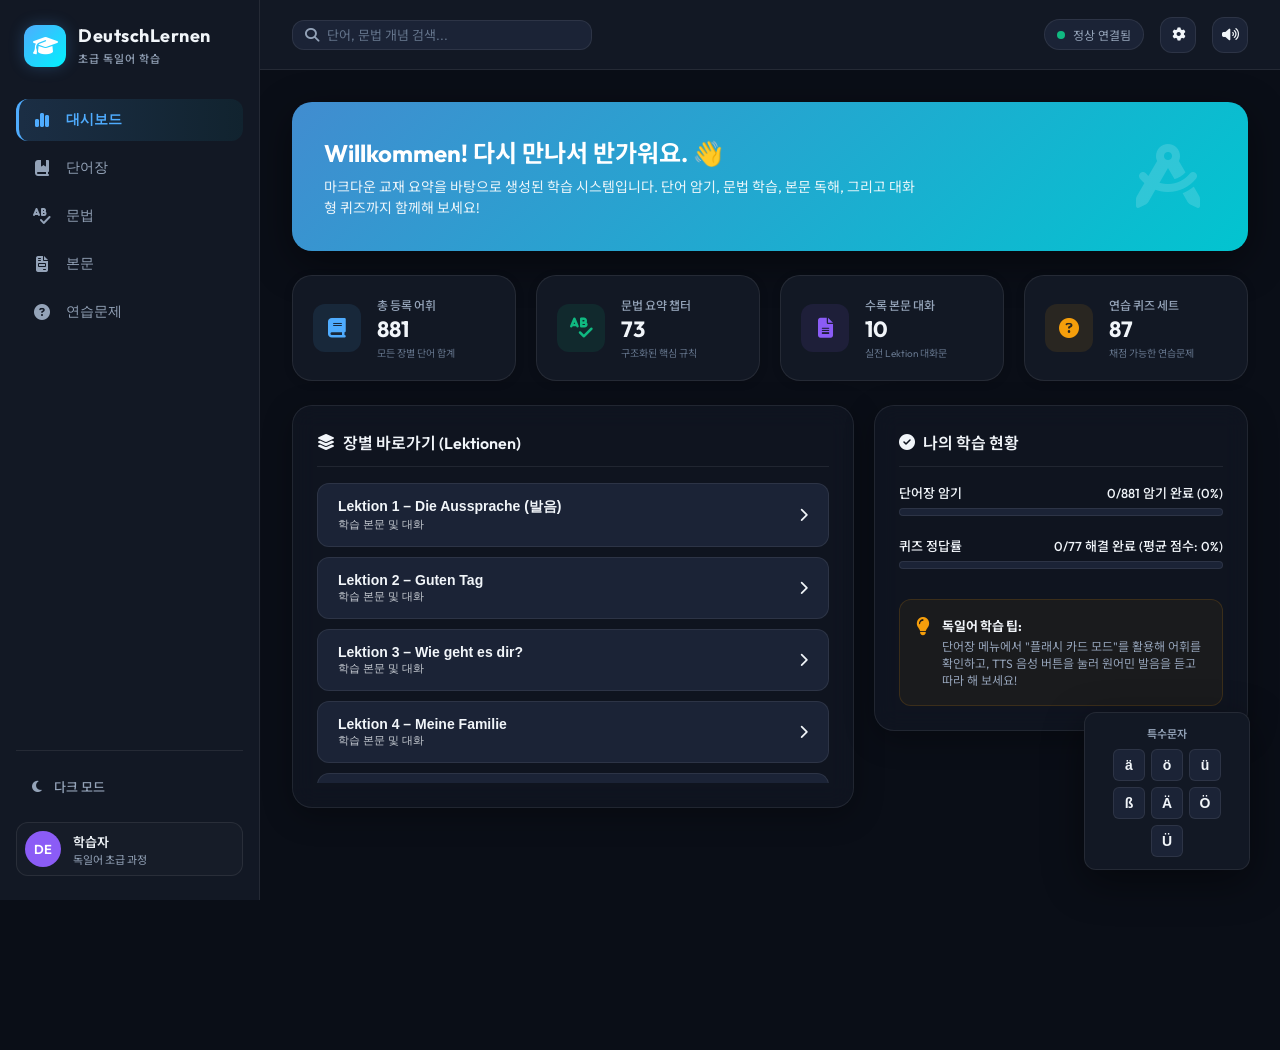
<file: deploy_ready_app 2/index.html>
<!DOCTYPE html>
<html lang="ko">
<head>
  <meta charset="UTF-8">
  <meta name="viewport" content="width=device-width, initial-scale=1.0">
  <title>DeutschLernen — 초급 독일어 학습 플랫폼</title>
  
  <!-- Modern Fonts -->
  <link rel="preconnect" href="https://fonts.googleapis.com">
  <link rel="preconnect" href="https://fonts.gstatic.com" crossorigin>
  <link href="https://fonts.googleapis.com/css2?family=Noto+Sans+KR:wght@300;400;500;700&family=Outfit:wght@300;400;500;600;700&display=swap" rel="stylesheet">
  
  <!-- FontAwesome Icons -->
  <link rel="stylesheet" href="https://cdnjs.cloudflare.com/ajax/libs/font-awesome/6.4.0/css/all.min.css">
  
  <!-- Stylesheets -->
  <link rel="stylesheet" href="styles.css">
</head>
<body class="dark-theme">

  <!-- App Container -->
  <div class="app-container">
    
    <!-- Sidebar Navigation -->
    <aside class="sidebar">
      <div class="brand">
        <div class="logo">
          <i class="fa-solid fa-graduation-cap"></i>
        </div>
        <div class="brand-text">
          <h1>DeutschLernen</h1>
          <span>초급 독일어 학습</span>
        </div>
      </div>
      
      <nav class="nav-menu">
        <button class="nav-item active" data-tab="dashboard" id="btn-dashboard">
          <i class="fa-solid fa-chart-simple"></i>
          <span>대시보드</span>
        </button>
        <button class="nav-item" data-tab="vocabulary" id="btn-vocabulary">
          <i class="fa-solid fa-book-bookmark"></i>
          <span>단어장</span>
        </button>
        <button class="nav-item" data-tab="grammar" id="btn-grammar">
          <i class="fa-solid fa-spell-check"></i>
          <span>문법</span>
        </button>
        <button class="nav-item" data-tab="texts" id="btn-texts">
          <i class="fa-solid fa-file-invoice"></i>
          <span>본문</span>
        </button>
        <button class="nav-item" data-tab="quizzes" id="btn-quizzes">
          <i class="fa-solid fa-circle-question"></i>
          <span>연습문제</span>
        </button>
      </nav>
      
      <div class="sidebar-footer">
        <div class="theme-toggle" id="theme-toggle">
          <i class="fa-solid fa-moon"></i>
          <span>다크 모드</span>
        </div>
        <div class="user-info">
          <div class="avatar">DE</div>
          <div class="details">
            <span class="name">학습자</span>
            <span class="role">독일어 초급 과정</span>
          </div>
        </div>
      </div>
    </aside>
    
    <!-- Main Content Area -->
    <main class="main-content">
      
      <!-- Top header bar -->
      <header class="top-header">
        <div class="search-bar-container">
          <i class="fa-solid fa-magnifying-glass search-icon"></i>
          <input type="text" id="global-search" placeholder="단어, 문법 개념 검색...">
        </div>
        <div class="header-actions">
          <div class="status-indicator">
            <span class="dot pulse"></span>
            <span id="load-status">데이터 로딩 중...</span>
          </div>
          <button class="action-btn" id="btn-api-settings" title="AI 설정">
            <i class="fa-solid fa-gear"></i>
          </button>
          <button class="action-btn" id="btn-tts-settings" title="음성 설정">
            <i class="fa-solid fa-volume-high"></i>
          </button>
        </div>
      </header>
      
      <!-- Content Pages Container -->
      <div class="page-container">
        
        <!-- DASHBOARD PAGE -->
        <section class="page-section active" id="page-dashboard">
          <div class="welcome-banner">
            <div class="welcome-text">
              <h2>Willkommen! 다시 만나서 반가워요. 👋</h2>
              <p>마크다운 교재 요약을 바탕으로 생성된 학습 시스템입니다. 단어 암기, 문법 학습, 본문 독해, 그리고 대화형 퀴즈까지 함께해 보세요!</p>
            </div>
            <div class="welcome-graphic">
              <i class="fa-solid fa-compass-drafting"></i>
            </div>
          </div>
          
          <div class="stats-grid">
            <div class="stat-card">
              <div class="icon-wrap color-blue"><i class="fa-solid fa-book"></i></div>
              <div class="stat-info">
                <span class="label">총 등록 어휘</span>
                <h3 id="stat-total-vocab">0</h3>
                <span class="subtext">모든 장별 단어 합계</span>
              </div>
            </div>
            <div class="stat-card">
              <div class="icon-wrap color-green"><i class="fa-solid fa-spell-check"></i></div>
              <div class="stat-info">
                <span class="label">문법 요약 챕터</span>
                <h3 id="stat-total-grammar">0</h3>
                <span class="subtext">구조화된 핵심 규칙</span>
              </div>
            </div>
            <div class="stat-card">
              <div class="icon-wrap color-purple"><i class="fa-solid fa-file-lines"></i></div>
              <div class="stat-info">
                <span class="label">수록 본문 대화</span>
                <h3 id="stat-total-texts">0</h3>
                <span class="subtext">실전 Lektion 대화문</span>
              </div>
            </div>
            <div class="stat-card">
              <div class="icon-wrap color-amber"><i class="fa-solid fa-circle-question"></i></div>
              <div class="stat-info">
                <span class="label">연습 퀴즈 세트</span>
                <h3 id="stat-total-quizzes">0</h3>
                <span class="subtext">채점 가능한 연습문제</span>
              </div>
            </div>
          </div>
          
          <div class="dashboard-details">
            <div class="dashboard-col">
              <div class="panel">
                <div class="panel-header">
                  <h3><i class="fa-solid fa-layer-group"></i> 장별 바로가기 (Lektionen)</h3>
                </div>
                <div class="chapter-list-grid" id="chapter-list-container">
                  <!-- Dynamically filled -->
                </div>
              </div>
            </div>
            <div class="dashboard-col">
              <div class="panel">
                <div class="panel-header">
                  <h3><i class="fa-solid fa-circle-check"></i> 나의 학습 현황</h3>
                </div>
                <div class="progress-details">
                  <div class="progress-item">
                    <div class="progress-info">
                      <span>단어장 암기</span>
                      <span id="progress-vocab-text">0/0 암기 완료</span>
                    </div>
                    <div class="progress-bar-bg">
                      <div class="progress-bar" id="progress-vocab" style="width: 0%"></div>
                    </div>
                  </div>
                  <div class="progress-item">
                    <div class="progress-info">
                      <span>퀴즈 정답률</span>
                      <span id="progress-quiz-text">0% 완료</span>
                    </div>
                    <div class="progress-bar-bg">
                      <div class="progress-bar" id="progress-quiz" style="width: 0%"></div>
                    </div>
                  </div>
                  
                  <div class="dashboard-tip">
                    <i class="fa-solid fa-lightbulb"></i>
                    <div>
                      <strong>독일어 학습 팁:</strong>
                      <p>단어장 메뉴에서 "플래시 카드 모드"를 활용해 어휘를 확인하고, TTS 음성 버튼을 눌러 원어민 발음을 듣고 따라 해 보세요!</p>
                    </div>
                  </div>
                </div>
              </div>
            </div>
          </div>
        </section>
        
        <!-- VOCABULARY PAGE -->
        <section class="page-section" id="page-vocabulary">
          <div class="section-title-bar">
            <div>
              <h2>단어장 (Wortschatz)</h2>
              <p>장별 핵심 어휘를 학습하고 암기 상태를 표시해 보세요.</p>
            </div>
            <div class="view-toggle-container">
              <button class="toggle-btn active" id="btn-vocab-list"><i class="fa-solid fa-list"></i> 목록 보기</button>
              <button class="toggle-btn" id="btn-vocab-card"><i class="fa-solid fa-clone"></i> 플래시 카드</button>
            </div>
          </div>
          
          <div class="filter-bar">
            <div class="filter-group">
              <label for="select-vocab-chapter">단원 선택</label>
              <select id="select-vocab-chapter" class="custom-select">
                <option value="all">전체보기</option>
                <!-- Filled dynamically -->
              </select>
            </div>
            <div class="filter-group">
              <label for="select-vocab-status">암기 상태</label>
              <select id="select-vocab-status" class="custom-select">
                <option value="all">전체</option>
                <option value="unlearned">미암기</option>
                <option value="learned">암기 완료</option>
              </select>
            </div>
            <div class="vocab-stats">
              <span id="vocab-learned-count">0 / 0</span>
              <span class="badge">암기 완료</span>
            </div>
          </div>
          
          <!-- Vocab List View -->
          <div id="vocab-list-container" class="vocab-list-view">
            <!-- Dynamically filled -->
          </div>
          
          <!-- Vocab Card View -->
          <div id="vocab-card-container" class="vocab-card-view" style="display: none;">
            <div class="card-controls-top" style="display: flex; justify-content: flex-end; margin-bottom: 15px;">
              <button class="btn btn-secondary" id="btn-shuffle-cards"><i class="fa-solid fa-shuffle"></i> 순서 섞기</button>
            </div>
            <div class="card-carousel">
              <button class="carousel-nav" id="btn-prev-card"><i class="fa-solid fa-chevron-left"></i></button>
              
              <div class="flashcard-wrapper">
                <div class="flashcard" id="flashcard">
                  <div class="card-face card-front">
                    <span class="card-category" id="card-group">모음 a / ä</span>
                    <h3 class="card-word" id="card-word-de">da</h3>
                    <div class="card-actions">
                      <button class="card-sound-btn" id="btn-card-tts"><i class="fa-solid fa-volume-high"></i></button>
                    </div>
                    <span class="card-hint">카드를 탭하여 뜻 보기</span>
                  </div>
                  <div class="card-face card-back">
                    <span class="card-category">의미 & 비고</span>
                    <h3 class="card-word-kr" id="card-word-kr">there (거기, 그곳에)</h3>
                    <p class="card-note" id="card-note">adv.</p>
                    <div class="card-learned-toggle">
                      <button class="btn btn-primary" id="btn-card-toggle-learned">암기 완료 표시</button>
                    </div>
                    <span class="card-hint">카드를 탭하여 원어 보기</span>
                  </div>
                </div>
              </div>
              
              <button class="carousel-nav" id="btn-next-card"><i class="fa-solid fa-chevron-right"></i></button>
            </div>
            <div class="carousel-indicator" id="card-indicator">
              카드 1 / 10
            </div>
          </div>
        </section>
        
        <!-- GRAMMAR PAGE -->
        <section class="page-section" id="page-grammar">
          <div class="section-title-bar">
            <div>
              <h2>문법 규칙 (Grammatik)</h2>
              <p>핵심 문법 규칙과 예외 사항, 표 요약을 편리하게 확인할 수 있습니다.</p>
            </div>
          </div>
          
          <div class="grammar-layout">
            <aside class="grammar-sidebar">
              <div class="grammar-nav-list" id="grammar-nav-container">
                <!-- Dynamically filled with titles -->
              </div>
            </aside>
            <article class="grammar-content panel" id="grammar-content-container">
              <!-- Dynamically filled with selected grammar content -->
              <div class="empty-state">
                <i class="fa-solid fa-spell-check"></i>
                <p>왼쪽 메뉴에서 학습할 문법 주제를 선택하세요.</p>
              </div>
            </article>
          </div>
        </section>
        
        <!-- TEXTS PAGE -->
        <section class="page-section" id="page-texts">
          <div class="section-title-bar">
            <div>
              <h2>본문 대화 (Dialoge)</h2>
              <p>본문 대화를 읽고 들으면서 실전 회화를 익혀 보세요.</p>
            </div>
            <div class="filter-group-header" style="display: flex; gap: 15px; align-items: center;">
              <label class="toggle-switch-container" style="display: flex; align-items: center; gap: 8px; cursor: pointer; font-size: 14px; color: var(--text-secondary);">
                <span id="text-translate-status">해석 안보기</span>
                <div class="toggle-switch">
                  <input type="checkbox" id="toggle-text-translation">
                  <span class="slider round"></span>
                </div>
              </label>
              <select id="select-text-chapter" class="custom-select">
                <!-- Filled dynamically -->
              </select>
            </div>
          </div>
          
          <div class="text-reader-container">
            <div class="text-navigator">
              <button class="btn" id="btn-prev-text"><i class="fa-solid fa-arrow-left"></i> 이전 Lektion</button>
              <button class="btn" id="btn-next-text">다음 Lektion <i class="fa-solid fa-arrow-right"></i></button>
            </div>
            
            <div class="dialog-panel panel" id="dialog-panel-container">
              <!-- Dynamically filled with dialogue -->
            </div>
          </div>
        </section>
        
        <!-- QUIZZES PAGE -->
        <section class="page-section" id="page-quizzes">
          <div class="section-title-bar">
            <div>
              <h2>연습문제 퀴즈 (Übungen)</h2>
              <p>공부한 어휘와 문법을 바탕으로 연습문제를 풀어보고 채점해 보세요.</p>
            </div>
            <div class="filter-group-header">
              <select id="select-quiz-chapter" class="custom-select">
                <!-- Filled dynamically -->
              </select>
            </div>
          </div>
          
          <div class="quiz-container">
            <div class="quiz-sidebar panel">
              <h3>Übung 선택</h3>
              <div class="quiz-list" id="quiz-list-container">
                <!-- Dynamic list of exercises -->
              </div>
              <div class="ai-generate-wrapper" style="margin-top: 15px; border-top: 1px solid var(--border-color); padding-top: 15px; display: flex; flex-direction: column; gap: 10px;">
                <div style="display: flex; justify-content: space-between; align-items: center;">
                  <label for="ai-quiz-count" style="font-size: 12px; color: var(--text-secondary);">문제 개수:</label>
                  <input type="number" id="ai-quiz-count" value="5" min="1" max="20" style="width: 60px; padding: 4px 8px; border-radius: var(--radius-sm); border: 1px solid var(--border-color); background: var(--bg-primary); color: var(--text-primary); text-align: center;">
                </div>
                <button class="btn btn-primary" id="btn-generate-ai-quiz" style="width: 100%; display: flex; justify-content: center; align-items: center; gap: 8px;">
                  <i class="fa-solid fa-wand-magic-sparkles"></i> AI 문제 만들기
                </button>
              </div>
            </div>
            
            <div class="quiz-content panel">
              <div class="quiz-header" style="display: flex; justify-content: space-between; align-items: flex-start;">
                <div>
                  <h3 id="quiz-title">퀴즈를 선택해 주세요.</h3>
                  <span class="quiz-subtitle" id="quiz-description"></span>
                </div>
                <button id="btn-delete-ai-quiz" class="btn btn-secondary" style="display: none; border-color: var(--color-danger); color: var(--color-danger); padding: 6px 12px; font-size: 12px;">
                  <i class="fa-solid fa-trash"></i> 삭제
                </button>
              </div>
              
              <div class="quiz-body" id="quiz-body-container">
                <!-- Dynamic quiz rendering -->
                <div class="empty-state">
                  <i class="fa-solid fa-circle-question"></i>
                  <p>왼쪽 목록에서 풀고 싶은 연습문제를 선택해 주세요.</p>
                </div>
              </div>
              
              <div class="quiz-footer" id="quiz-footer-container" style="display: none;">
                <div class="quiz-score-panel" id="quiz-score-panel" style="display: none;">
                  <span class="score-text" id="quiz-score-text">점수: 0 / 0 (0%)</span>
                </div>
                <div class="quiz-actions">
                  <button class="btn btn-secondary" id="btn-quiz-reset">다시 풀기</button>
                  <button class="btn btn-primary" id="btn-quiz-submit">정답 확인</button>
                </div>
              </div>
            </div>
          </div>
        </section>
        
      </div>
    </main>
    
  </div>

  <!-- TTS Settings Modal -->
  <div class="modal" id="modal-tts-settings">
    <div class="modal-content">
      <div class="modal-header">
        <h3><i class="fa-solid fa-gears"></i> 음성 설정 (TTS Settings)</h3>
        <button class="close-btn" id="btn-close-modal">&times;</button>
      </div>
      <div class="modal-body">
        <p>독일어 및 한국어 텍스트를 읽어줄 음성 엔진을 설정합니다.</p>
        <div class="form-group">
          <label for="select-tts-de-voice">독일어(DE) 목소리</label>
          <select id="select-tts-de-voice" class="custom-select">
            <!-- Dynamic voices -->
          </select>
        </div>
        <div class="form-group">
          <label for="select-tts-rate">읽기 속도</label>
          <input type="range" id="select-tts-rate" min="0.5" max="1.5" step="0.1" value="0.9">
          <span class="range-val" id="tts-rate-val">0.9x</span>
        </div>
        
        <div class="tts-test-box">
          <button class="btn btn-secondary" id="btn-test-tts">테스트 음성 듣기 (Hallo, wie geht's?)</button>
        </div>
      </div>
    </div>
  </div>

  <!-- AI Loading Overlay -->
  <div class="modal" id="modal-ai-loading">
    <div class="modal-content" style="max-width: 400px; text-align: center; background: transparent; box-shadow: none; border: none;">
      <div class="ai-loading-spinner" style="font-size: 3rem; color: var(--color-primary); margin-bottom: 20px;">
        <i class="fa-solid fa-circle-notch fa-spin"></i>
      </div>
      <h3 style="color: white; margin-bottom: 10px;">AI가 문제를 생성하고 있습니다...</h3>
      <p id="ai-loading-status" style="color: rgba(255, 255, 255, 0.8);">현재 챕터의 어휘와 문법을 분석 중입니다.</p>
    </div>
  </div>

  <!-- Dictionary Tooltip -->
  <div id="dict-tooltip" class="dict-tooltip">
    <div class="dict-header">
      <span id="dict-word" class="dict-word">Word</span>
      <button id="dict-tts" class="action-btn-small" title="발음 듣기"><i class="fa-solid fa-volume-high"></i></button>
    </div>
    <div id="dict-meaning" class="dict-meaning">뜻을 불러옵니다...</div>
    <div id="dict-note" class="dict-note"></div>
    <button id="dict-ai-btn" class="dict-ai-btn"><i class="fa-solid fa-robot"></i> 문맥으로 정확한 뜻 찾기</button>
  </div>

  <!-- Floating German Keyboard -->
  <div id="german-keyboard" class="floating-keyboard">
    <div class="keyboard-header">특수문자</div>
    <div class="keyboard-keys">
      <button class="key-btn">ä</button>
      <button class="key-btn">ö</button>
      <button class="key-btn">ü</button>
      <button class="key-btn">ß</button>
      <button class="key-btn">Ä</button>
      <button class="key-btn">Ö</button>
      <button class="key-btn">Ü</button>
    </div>
  </div>

  <!-- API Settings Modal -->
  <div id="api-settings-modal" class="modal" style="display: none;">
    <div class="modal-content" style="max-width: 450px;">
      <div class="modal-header">
        <h2><i class="fa-solid fa-gear"></i> AI 기능 설정</h2>
        <button class="close-btn" id="btn-close-api-modal"><i class="fa-solid fa-xmark"></i></button>
      </div>
      <div class="modal-body">
        <p style="color: var(--text-secondary); margin-bottom: 16px; font-size: 14px; line-height: 1.5;">
          <strong>AI 문제 생성 기능</strong>을 사용하려면 DeepSeek API 키가 필요합니다. 입력된 키는 사용자의 기기(브라우저)에만 안전하게 저장됩니다.<br>
          <span style="color: var(--primary-light);">단어 뜻 사전 툴팁은 API 키 없이도 100% 무료로 사용할 수 있습니다!</span>
        </p>
        <div class="form-group" style="margin-bottom: 20px;">
          <label for="deepseek-api-key" style="display: block; margin-bottom: 8px; color: var(--text-primary); font-weight: 500;">DeepSeek API Key</label>
          <input type="password" id="deepseek-api-key" class="quiz-input" style="width: 100%; border: 1px solid var(--border-color); border-radius: var(--radius-md); padding: 12px; background: var(--bg-tertiary); color: white;" placeholder="sk-...">
        </div>
        <button id="btn-save-api-key" class="generate-btn" style="width: 100%;">저장하기</button>
      </div>
    </div>
  </div>

  <script src="app.js"></script>
</body>
</html>
</file>
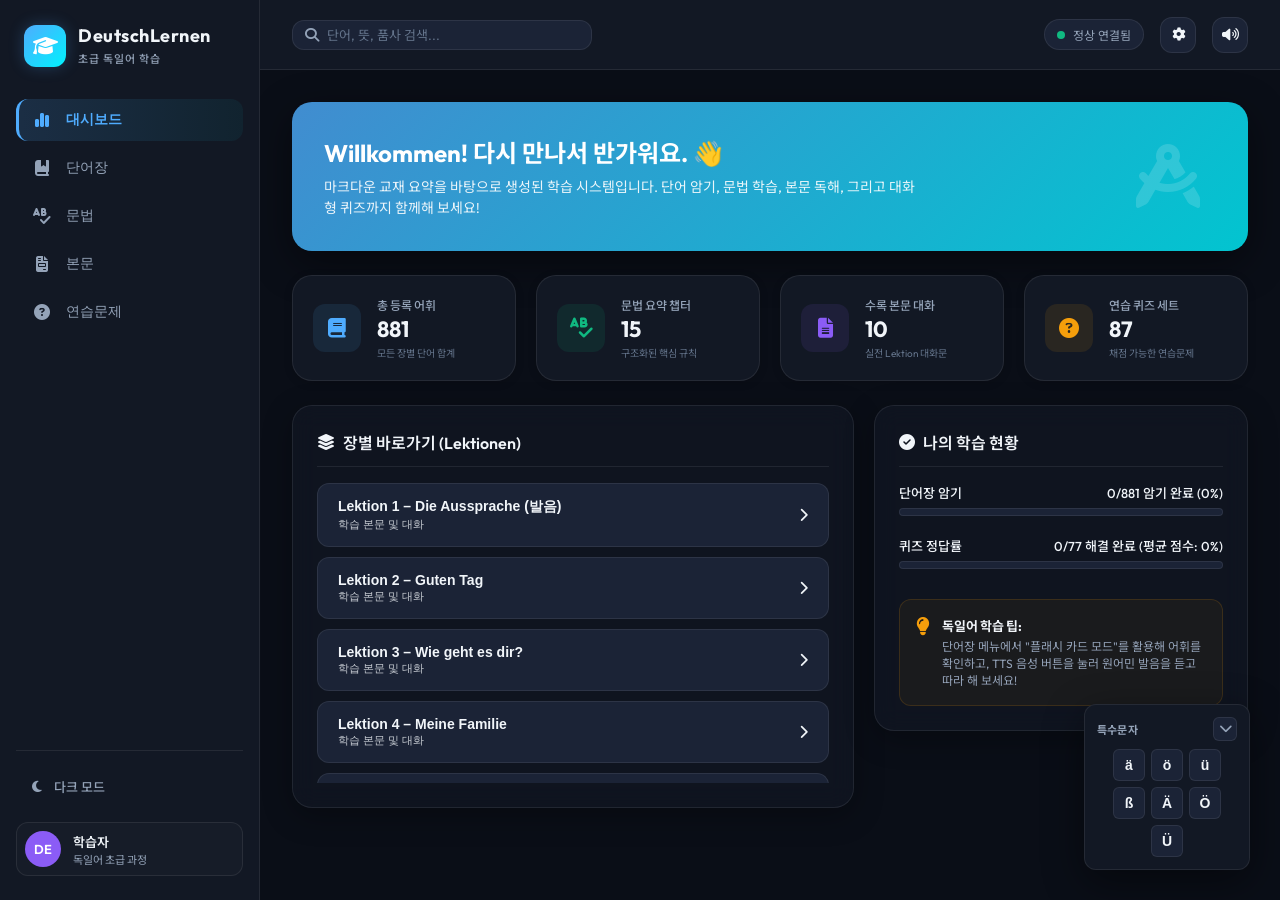
<file: deutschlernen_github_upload/index.html>
<!DOCTYPE html>
<html lang="ko">
<head>
  <meta charset="UTF-8">
  <meta name="viewport" content="width=device-width, initial-scale=1.0">
  <title>DeutschLernen — 초급 독일어 학습 플랫폼</title>
  
  <!-- Modern Fonts -->
  <link rel="preconnect" href="https://fonts.googleapis.com">
  <link rel="preconnect" href="https://fonts.gstatic.com" crossorigin>
  <link href="https://fonts.googleapis.com/css2?family=Noto+Sans+KR:wght@300;400;500;700&family=Outfit:wght@300;400;500;600;700&display=swap" rel="stylesheet">
  
  <!-- FontAwesome Icons -->
  <link rel="stylesheet" href="https://cdnjs.cloudflare.com/ajax/libs/font-awesome/6.4.0/css/all.min.css">
  
  <!-- Stylesheets -->
  <link rel="stylesheet" href="styles.css?v=20260609-quiz-answer-tablet1">
</head>
<body class="dark-theme">

  <!-- App Container -->
  <div class="app-container">
    
    <!-- Sidebar Navigation -->
    <aside class="sidebar">
      <div class="brand">
        <div class="logo">
          <i class="fa-solid fa-graduation-cap"></i>
        </div>
        <div class="brand-text">
          <h1>DeutschLernen</h1>
          <span>초급 독일어 학습</span>
        </div>
      </div>
      
      <nav class="nav-menu">
        <button class="nav-item active" data-tab="dashboard" id="btn-dashboard">
          <i class="fa-solid fa-chart-simple"></i>
          <span>대시보드</span>
        </button>
        <button class="nav-item" data-tab="vocabulary" id="btn-vocabulary">
          <i class="fa-solid fa-book-bookmark"></i>
          <span>단어장</span>
        </button>
        <button class="nav-item" data-tab="grammar" id="btn-grammar">
          <i class="fa-solid fa-spell-check"></i>
          <span>문법</span>
        </button>
        <button class="nav-item" data-tab="texts" id="btn-texts">
          <i class="fa-solid fa-file-invoice"></i>
          <span>본문</span>
        </button>
        <button class="nav-item" data-tab="quizzes" id="btn-quizzes">
          <i class="fa-solid fa-circle-question"></i>
          <span>연습문제</span>
        </button>
      </nav>
      
      <div class="sidebar-footer">
        <div class="theme-toggle" id="theme-toggle">
          <i class="fa-solid fa-moon"></i>
          <span>다크 모드</span>
        </div>
        <div class="user-info">
          <div class="avatar">DE</div>
          <div class="details">
            <span class="name">학습자</span>
            <span class="role">독일어 초급 과정</span>
          </div>
        </div>
      </div>
    </aside>
    
    <!-- Main Content Area -->
    <main class="main-content">
      
      <!-- Top header bar -->
      <header class="top-header">
        <div class="search-bar-container">
          <i class="fa-solid fa-magnifying-glass search-icon"></i>
          <input type="text" id="global-search" placeholder="단어, 뜻, 품사 검색...">
        </div>
        <div class="header-actions">
          <div class="status-indicator">
            <span class="dot pulse"></span>
            <span id="load-status">데이터 로딩 중...</span>
          </div>
          <button class="action-btn" id="btn-api-settings" title="AI 설정">
            <i class="fa-solid fa-gear"></i>
          </button>
          <button class="action-btn" id="btn-tts-settings" title="음성 설정">
            <i class="fa-solid fa-volume-high"></i>
          </button>
        </div>
      </header>
      
      <!-- Content Pages Container -->
      <div class="page-container">
        
        <!-- DASHBOARD PAGE -->
        <section class="page-section active" id="page-dashboard">
          <div class="welcome-banner">
            <div class="welcome-text">
              <h2>Willkommen! 다시 만나서 반가워요. 👋</h2>
              <p>마크다운 교재 요약을 바탕으로 생성된 학습 시스템입니다. 단어 암기, 문법 학습, 본문 독해, 그리고 대화형 퀴즈까지 함께해 보세요!</p>
            </div>
            <div class="welcome-graphic">
              <i class="fa-solid fa-compass-drafting"></i>
            </div>
          </div>
          
          <div class="stats-grid">
            <div class="stat-card">
              <div class="icon-wrap color-blue"><i class="fa-solid fa-book"></i></div>
              <div class="stat-info">
                <span class="label">총 등록 어휘</span>
                <h3 id="stat-total-vocab">0</h3>
                <span class="subtext">모든 장별 단어 합계</span>
              </div>
            </div>
            <div class="stat-card">
              <div class="icon-wrap color-green"><i class="fa-solid fa-spell-check"></i></div>
              <div class="stat-info">
                <span class="label">문법 요약 챕터</span>
                <h3 id="stat-total-grammar">0</h3>
                <span class="subtext">구조화된 핵심 규칙</span>
              </div>
            </div>
            <div class="stat-card">
              <div class="icon-wrap color-purple"><i class="fa-solid fa-file-lines"></i></div>
              <div class="stat-info">
                <span class="label">수록 본문 대화</span>
                <h3 id="stat-total-texts">0</h3>
                <span class="subtext">실전 Lektion 대화문</span>
              </div>
            </div>
            <div class="stat-card">
              <div class="icon-wrap color-amber"><i class="fa-solid fa-circle-question"></i></div>
              <div class="stat-info">
                <span class="label">연습 퀴즈 세트</span>
                <h3 id="stat-total-quizzes">0</h3>
                <span class="subtext">채점 가능한 연습문제</span>
              </div>
            </div>
          </div>
          
          <div class="dashboard-details">
            <div class="dashboard-col">
              <div class="panel">
                <div class="panel-header">
                  <h3><i class="fa-solid fa-layer-group"></i> 장별 바로가기 (Lektionen)</h3>
                </div>
                <div class="chapter-list-grid" id="chapter-list-container">
                  <!-- Dynamically filled -->
                </div>
              </div>
            </div>
            <div class="dashboard-col">
              <div class="panel">
                <div class="panel-header">
                  <h3><i class="fa-solid fa-circle-check"></i> 나의 학습 현황</h3>
                </div>
                <div class="progress-details">
                  <div class="progress-item">
                    <div class="progress-info">
                      <span>단어장 암기</span>
                      <span id="progress-vocab-text">0/0 암기 완료</span>
                    </div>
                    <div class="progress-bar-bg">
                      <div class="progress-bar" id="progress-vocab" style="width: 0%"></div>
                    </div>
                  </div>
                  <div class="progress-item">
                    <div class="progress-info">
                      <span>퀴즈 정답률</span>
                      <span id="progress-quiz-text">0% 완료</span>
                    </div>
                    <div class="progress-bar-bg">
                      <div class="progress-bar" id="progress-quiz" style="width: 0%"></div>
                    </div>
                  </div>
                  
                  <div class="dashboard-tip">
                    <i class="fa-solid fa-lightbulb"></i>
                    <div>
                      <strong>독일어 학습 팁:</strong>
                      <p>단어장 메뉴에서 "플래시 카드 모드"를 활용해 어휘를 확인하고, TTS 음성 버튼을 눌러 원어민 발음을 듣고 따라 해 보세요!</p>
                    </div>
                  </div>
                </div>
              </div>
            </div>
          </div>
        </section>
        
        <!-- VOCABULARY PAGE -->
        <section class="page-section" id="page-vocabulary">
          <div class="section-title-bar">
            <div>
              <h2>단어장 (Wortschatz)</h2>
              <p>장별 핵심 어휘를 학습하고 암기 상태를 표시해 보세요.</p>
            </div>
            <div class="view-toggle-container">
              <button class="toggle-btn active" id="btn-vocab-list"><i class="fa-solid fa-list"></i> 목록 보기</button>
              <button class="toggle-btn" id="btn-vocab-card"><i class="fa-solid fa-clone"></i> 플래시 카드</button>
            </div>
          </div>
          
          <div class="filter-bar">
            <div class="filter-group">
              <label for="select-vocab-chapter">단원 선택</label>
              <select id="select-vocab-chapter" class="custom-select">
                <option value="all">전체보기</option>
                <!-- Filled dynamically -->
              </select>
            </div>
            <div class="filter-group">
              <label for="select-vocab-status">암기 상태</label>
              <select id="select-vocab-status" class="custom-select">
                <option value="all">전체</option>
                <option value="unlearned">미암기</option>
                <option value="learned">암기 완료</option>
              </select>
            </div>
            <div class="vocab-stats">
              <span id="vocab-learned-count">0 / 0</span>
              <span class="badge">암기 완료</span>
            </div>
          </div>
          
          <!-- Vocab List View -->
          <div id="vocab-list-container" class="vocab-list-view">
            <!-- Dynamically filled -->
          </div>
          
          <!-- Vocab Card View -->
          <div id="vocab-card-container" class="vocab-card-view" style="display: none;">
            <div class="card-controls-top" style="display: flex; justify-content: flex-end; margin-bottom: 15px;">
              <button class="btn btn-secondary" id="btn-shuffle-cards"><i class="fa-solid fa-shuffle"></i> 순서 섞기</button>
            </div>
            <div class="card-carousel">
              <button class="carousel-nav" id="btn-prev-card"><i class="fa-solid fa-chevron-left"></i></button>
              
              <div class="flashcard-wrapper">
                <div class="flashcard" id="flashcard">
                  <div class="card-face card-front">
                    <span class="card-category" id="card-group">모음 a / ä</span>
                    <h3 class="card-word" id="card-word-de">da</h3>
                    <div class="card-actions">
                      <button class="card-sound-btn" id="btn-card-tts"><i class="fa-solid fa-volume-high"></i></button>
                    </div>
                    <span class="card-hint">카드를 탭하여 뜻 보기</span>
                  </div>
                  <div class="card-face card-back">
                    <span class="card-category">의미 & 비고</span>
                    <h3 class="card-word-kr" id="card-word-kr">there (거기, 그곳에)</h3>
                    <p class="card-note" id="card-note">adv.</p>
                    <div class="card-learned-toggle">
                      <button class="btn btn-primary" id="btn-card-toggle-learned">암기 완료 표시</button>
                    </div>
                    <span class="card-hint">카드를 탭하여 원어 보기</span>
                  </div>
                </div>
              </div>
              
              <button class="carousel-nav" id="btn-next-card"><i class="fa-solid fa-chevron-right"></i></button>
            </div>
            <div class="carousel-indicator" id="card-indicator">
              카드 1 / 10
            </div>
          </div>
        </section>
        
        <!-- GRAMMAR PAGE -->
        <section class="page-section" id="page-grammar">
          <div class="section-title-bar">
            <div>
              <h2>문법 규칙 (Grammatik)</h2>
              <p>핵심 문법 규칙과 예외 사항, 표 요약을 편리하게 확인할 수 있습니다.</p>
            </div>
          </div>
          
          <div class="grammar-layout">
            <aside class="grammar-sidebar">
              <div class="grammar-nav-list" id="grammar-nav-container">
                <!-- Dynamically filled with titles -->
              </div>
            </aside>
            <article class="grammar-content panel" id="grammar-content-container">
              <!-- Dynamically filled with selected grammar content -->
              <div class="empty-state">
                <i class="fa-solid fa-spell-check"></i>
                <p>왼쪽 메뉴에서 학습할 문법 주제를 선택하세요.</p>
              </div>
            </article>
          </div>
        </section>
        
        <!-- TEXTS PAGE -->
        <section class="page-section" id="page-texts">
          <div class="section-title-bar">
            <div>
              <h2>본문 대화 (Dialoge)</h2>
              <p>본문 대화를 읽고 들으면서 실전 회화를 익혀 보세요.</p>
            </div>
            <div class="filter-group-header" style="display: flex; gap: 15px; align-items: center;">
              <label class="toggle-switch-container" style="display: flex; align-items: center; gap: 8px; cursor: pointer; font-size: 14px; color: var(--text-secondary);">
                <span id="text-translate-status">해석 안보기</span>
                <div class="toggle-switch">
                  <input type="checkbox" id="toggle-text-translation">
                  <span class="slider round"></span>
                </div>
              </label>
              <select id="select-text-chapter" class="custom-select">
                <!-- Filled dynamically -->
              </select>
            </div>
          </div>
          
          <div class="text-reader-container">
            <div class="text-navigator">
              <button class="btn" id="btn-prev-text"><i class="fa-solid fa-arrow-left"></i> 이전 Lektion</button>
              <button class="btn" id="btn-next-text">다음 Lektion <i class="fa-solid fa-arrow-right"></i></button>
            </div>
            
            <div class="dialog-panel panel" id="dialog-panel-container">
              <!-- Dynamically filled with dialogue -->
            </div>
          </div>
        </section>
        
        <!-- QUIZZES PAGE -->
        <section class="page-section" id="page-quizzes">
          <div class="section-title-bar">
            <div>
              <h2>연습문제 퀴즈 (Übungen)</h2>
              <p>공부한 어휘와 문법을 바탕으로 연습문제를 풀어보고 채점해 보세요.</p>
            </div>
            <div class="filter-group-header">
              <select id="select-quiz-chapter" class="custom-select">
                <!-- Filled dynamically -->
              </select>
            </div>
          </div>
          
          <div class="quiz-container">
            <div class="quiz-sidebar panel">
              <h3>Übung 선택</h3>
              <div class="quiz-list" id="quiz-list-container">
                <!-- Dynamic list of exercises -->
              </div>
              <div class="ai-generate-wrapper" style="margin-top: 15px; border-top: 1px solid var(--border-color); padding-top: 15px; display: flex; flex-direction: column; gap: 10px;">
                <div style="display: flex; justify-content: space-between; align-items: center;">
                  <label for="ai-quiz-count" style="font-size: 12px; color: var(--text-secondary);">문제 개수:</label>
                  <input type="number" id="ai-quiz-count" value="5" min="1" max="20" style="width: 60px; padding: 4px 8px; border-radius: var(--radius-sm); border: 1px solid var(--border-color); background: var(--bg-primary); color: var(--text-primary); text-align: center;">
                </div>
                <button class="btn btn-primary" id="btn-generate-ai-quiz" style="width: 100%; display: flex; justify-content: center; align-items: center; gap: 8px;">
                  <i class="fa-solid fa-wand-magic-sparkles"></i> AI 문제 만들기
                </button>
              </div>
            </div>
            
            <div class="quiz-content panel">
              <div class="quiz-header" style="display: flex; justify-content: space-between; align-items: flex-start;">
                <div>
                  <h3 id="quiz-title">퀴즈를 선택해 주세요.</h3>
                  <span class="quiz-subtitle" id="quiz-description"></span>
                </div>
                <button id="btn-delete-ai-quiz" class="btn btn-secondary" style="display: none; border-color: var(--color-danger); color: var(--color-danger); padding: 6px 12px; font-size: 12px;">
                  <i class="fa-solid fa-trash"></i> 삭제
                </button>
              </div>
              
              <div class="quiz-body" id="quiz-body-container">
                <!-- Dynamic quiz rendering -->
                <div class="empty-state">
                  <i class="fa-solid fa-circle-question"></i>
                  <p>왼쪽 목록에서 풀고 싶은 연습문제를 선택해 주세요.</p>
                </div>
              </div>
              
              <div class="quiz-footer" id="quiz-footer-container" style="display: none;">
                <div class="quiz-score-panel" id="quiz-score-panel" style="display: none;">
                  <span class="score-text" id="quiz-score-text">점수: 0 / 0 (0%)</span>
                </div>
                <div class="quiz-actions">
                  <button class="btn btn-secondary" id="btn-quiz-reset">다시 풀기</button>
                  <button class="btn btn-primary" id="btn-quiz-submit">정답 확인</button>
                </div>
              </div>
            </div>
          </div>
        </section>
        
      </div>
    </main>
    
  </div>

  <!-- TTS Settings Modal -->
  <div class="modal" id="modal-tts-settings">
    <div class="modal-content">
      <div class="modal-header">
        <h3><i class="fa-solid fa-gears"></i> 음성 설정 (TTS Settings)</h3>
        <button class="close-btn" id="btn-close-modal">&times;</button>
      </div>
      <div class="modal-body">
        <p>독일어 및 한국어 텍스트를 읽어줄 음성 엔진을 설정합니다.</p>
        <div class="form-group">
          <label for="select-tts-de-voice">독일어(DE) 목소리</label>
          <select id="select-tts-de-voice" class="custom-select">
            <!-- Dynamic voices -->
          </select>
        </div>
        <div class="form-group">
          <label for="select-tts-rate">읽기 속도</label>
          <input type="range" id="select-tts-rate" min="0.5" max="1.5" step="0.1" value="0.9">
          <span class="range-val" id="tts-rate-val">0.9x</span>
        </div>
        
        <div class="tts-test-box">
          <button class="btn btn-secondary" id="btn-test-tts">테스트 음성 듣기 (Hallo, wie geht's?)</button>
        </div>
      </div>
    </div>
  </div>

  <!-- AI Loading Overlay -->
  <div class="modal" id="modal-ai-loading">
    <div class="modal-content" style="max-width: 400px; text-align: center; background: transparent; box-shadow: none; border: none;">
      <div class="ai-loading-spinner" style="font-size: 3rem; color: var(--color-primary); margin-bottom: 20px;">
        <i class="fa-solid fa-circle-notch fa-spin"></i>
      </div>
      <h3 style="color: white; margin-bottom: 10px;">AI가 문제를 생성하고 있습니다...</h3>
      <p id="ai-loading-status" style="color: rgba(255, 255, 255, 0.8);">현재 챕터의 어휘와 문법을 분석 중입니다.</p>
    </div>
  </div>

  <!-- Dictionary Tooltip -->
  <div id="dict-tooltip" class="dict-tooltip">
    <div class="dict-header">
      <span id="dict-word" class="dict-word">Word</span>
      <button id="dict-tts" class="action-btn-small" title="발음 듣기"><i class="fa-solid fa-volume-high"></i></button>
    </div>
    <div id="dict-meaning" class="dict-meaning">뜻을 불러옵니다...</div>
    <div id="dict-note" class="dict-note"></div>
    <button id="dict-ai-btn" class="dict-ai-btn"><i class="fa-solid fa-robot"></i> 문맥으로 정확한 뜻 찾기</button>
  </div>

  <!-- Floating German Keyboard -->
  <div id="german-keyboard" class="floating-keyboard">
    <div class="keyboard-header">
      <span class="keyboard-title">특수문자</span>
      <span class="keyboard-collapsed-label" aria-hidden="true">äöü</span>
      <button type="button" id="keyboard-toggle" class="keyboard-toggle" aria-expanded="true" title="특수문자 입력창 접기">
        <i class="fa-solid fa-chevron-down"></i>
        <span class="sr-only">특수문자 입력창 접기</span>
      </button>
    </div>
    <div class="keyboard-keys">
      <button type="button" class="key-btn" aria-label="ä 입력">ä</button>
      <button type="button" class="key-btn" aria-label="ö 입력">ö</button>
      <button type="button" class="key-btn" aria-label="ü 입력">ü</button>
      <button type="button" class="key-btn" aria-label="ß 입력">ß</button>
      <button type="button" class="key-btn" aria-label="Ä 입력">Ä</button>
      <button type="button" class="key-btn" aria-label="Ö 입력">Ö</button>
      <button type="button" class="key-btn" aria-label="Ü 입력">Ü</button>
    </div>
  </div>

  <!-- API Settings Modal -->
  <div id="api-settings-modal" class="modal" style="display: none;">
    <div class="modal-content" style="max-width: 450px;">
      <div class="modal-header">
        <h2><i class="fa-solid fa-gear"></i> AI 기능 설정</h2>
        <button class="close-btn" id="btn-close-api-modal"><i class="fa-solid fa-xmark"></i></button>
      </div>
      <div class="modal-body">
        <p style="color: var(--text-secondary); margin-bottom: 16px; font-size: 14px; line-height: 1.5;">
          <strong>AI 문제 생성, 본문 자동 번역, 단어장에 없는 단어의 AI 문맥 검색</strong>을 사용하려면 DeepSeek API 키가 필요합니다. 입력된 키는 사용자의 브라우저에만 저장됩니다.<br>
          <span style="color: var(--color-primary);">기본 단어장과 본문에 미리 포함된 사전 툴팁은 API 키 없이 사용할 수 있습니다.</span>
        </p>
        <div class="form-group" style="margin-bottom: 20px;">
          <label for="deepseek-api-key" style="display: block; margin-bottom: 8px; color: var(--text-primary); font-weight: 500;">DeepSeek API Key</label>
          <input type="password" id="deepseek-api-key" class="quiz-input" style="width: 100%; border: 1px solid var(--border-color); border-radius: var(--radius-md); padding: 12px; background: var(--bg-tertiary); color: white;" placeholder="sk-...">
        </div>
        <button id="btn-save-api-key" class="generate-btn" style="width: 100%;">저장하기</button>
      </div>
    </div>
  </div>

  <script src="app.js?v=20260609-quiz-answer-tablet1"></script>
</body>
</html>
</file>
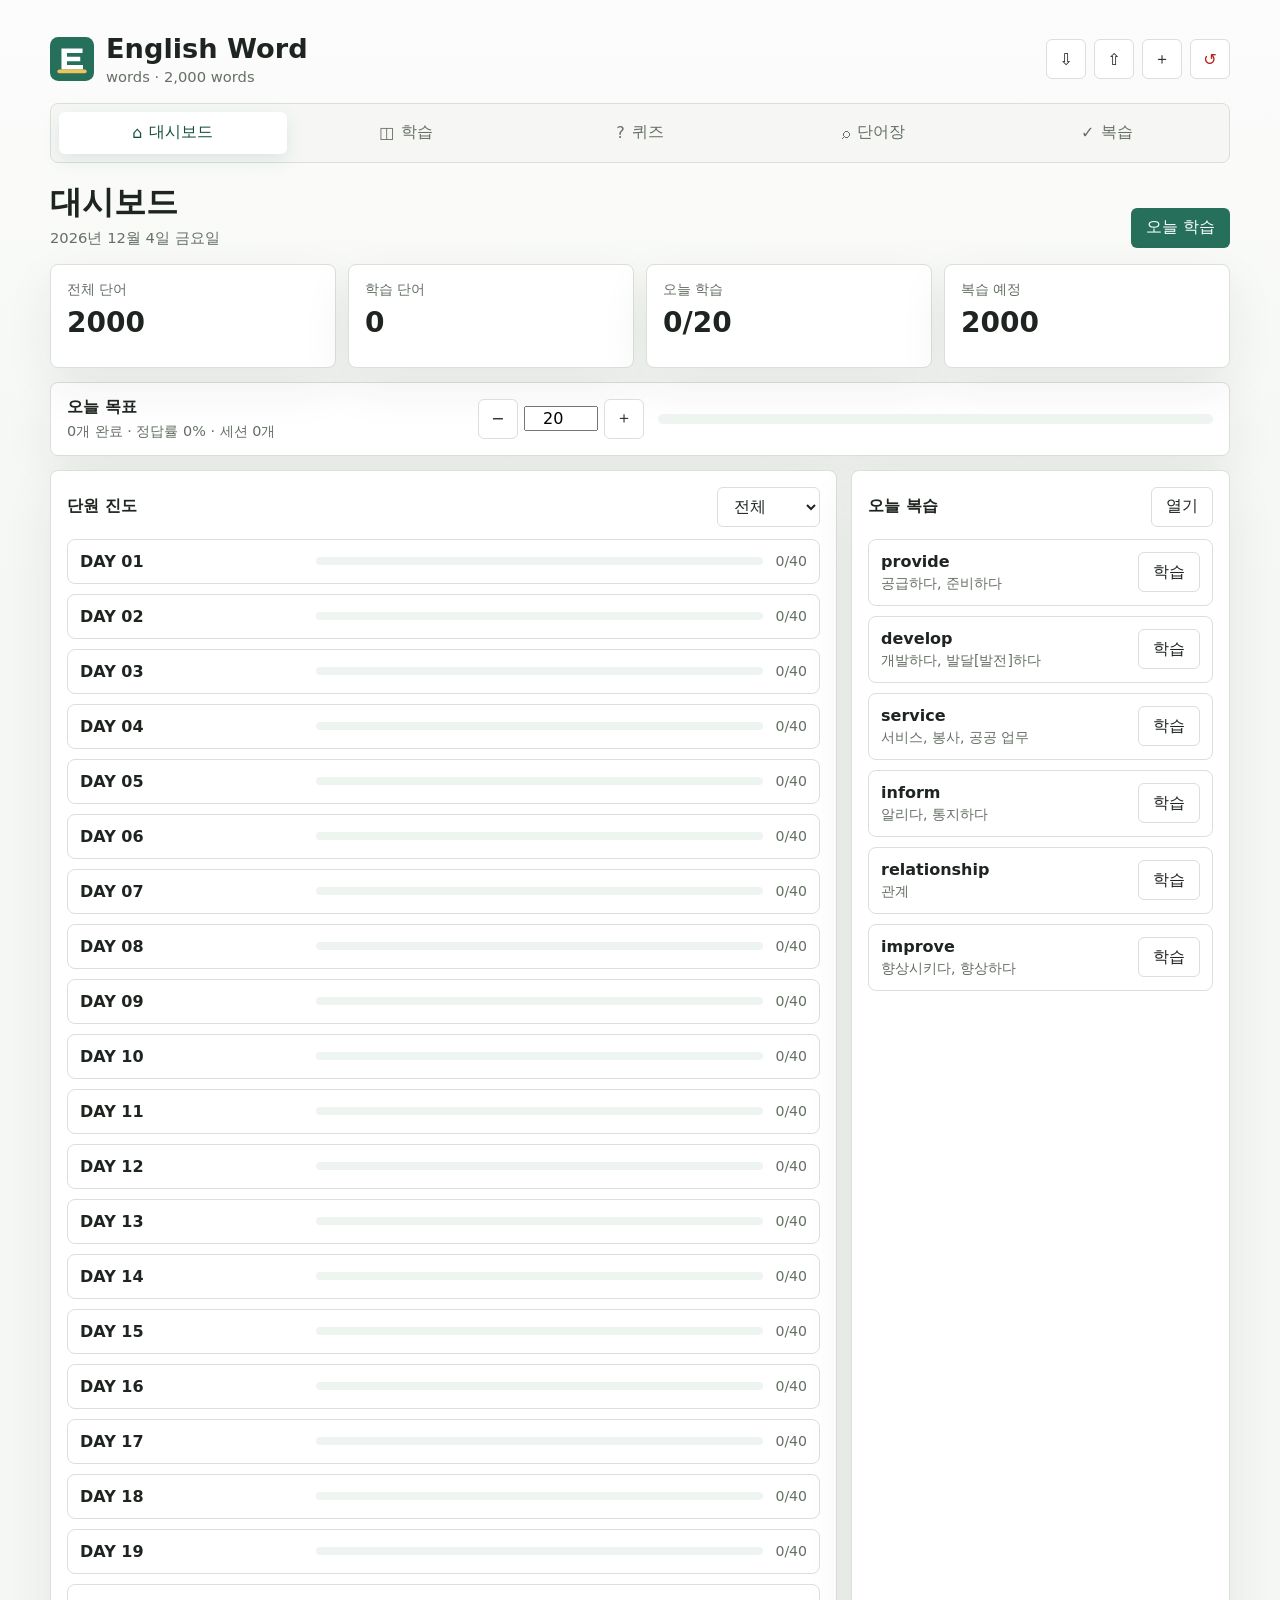
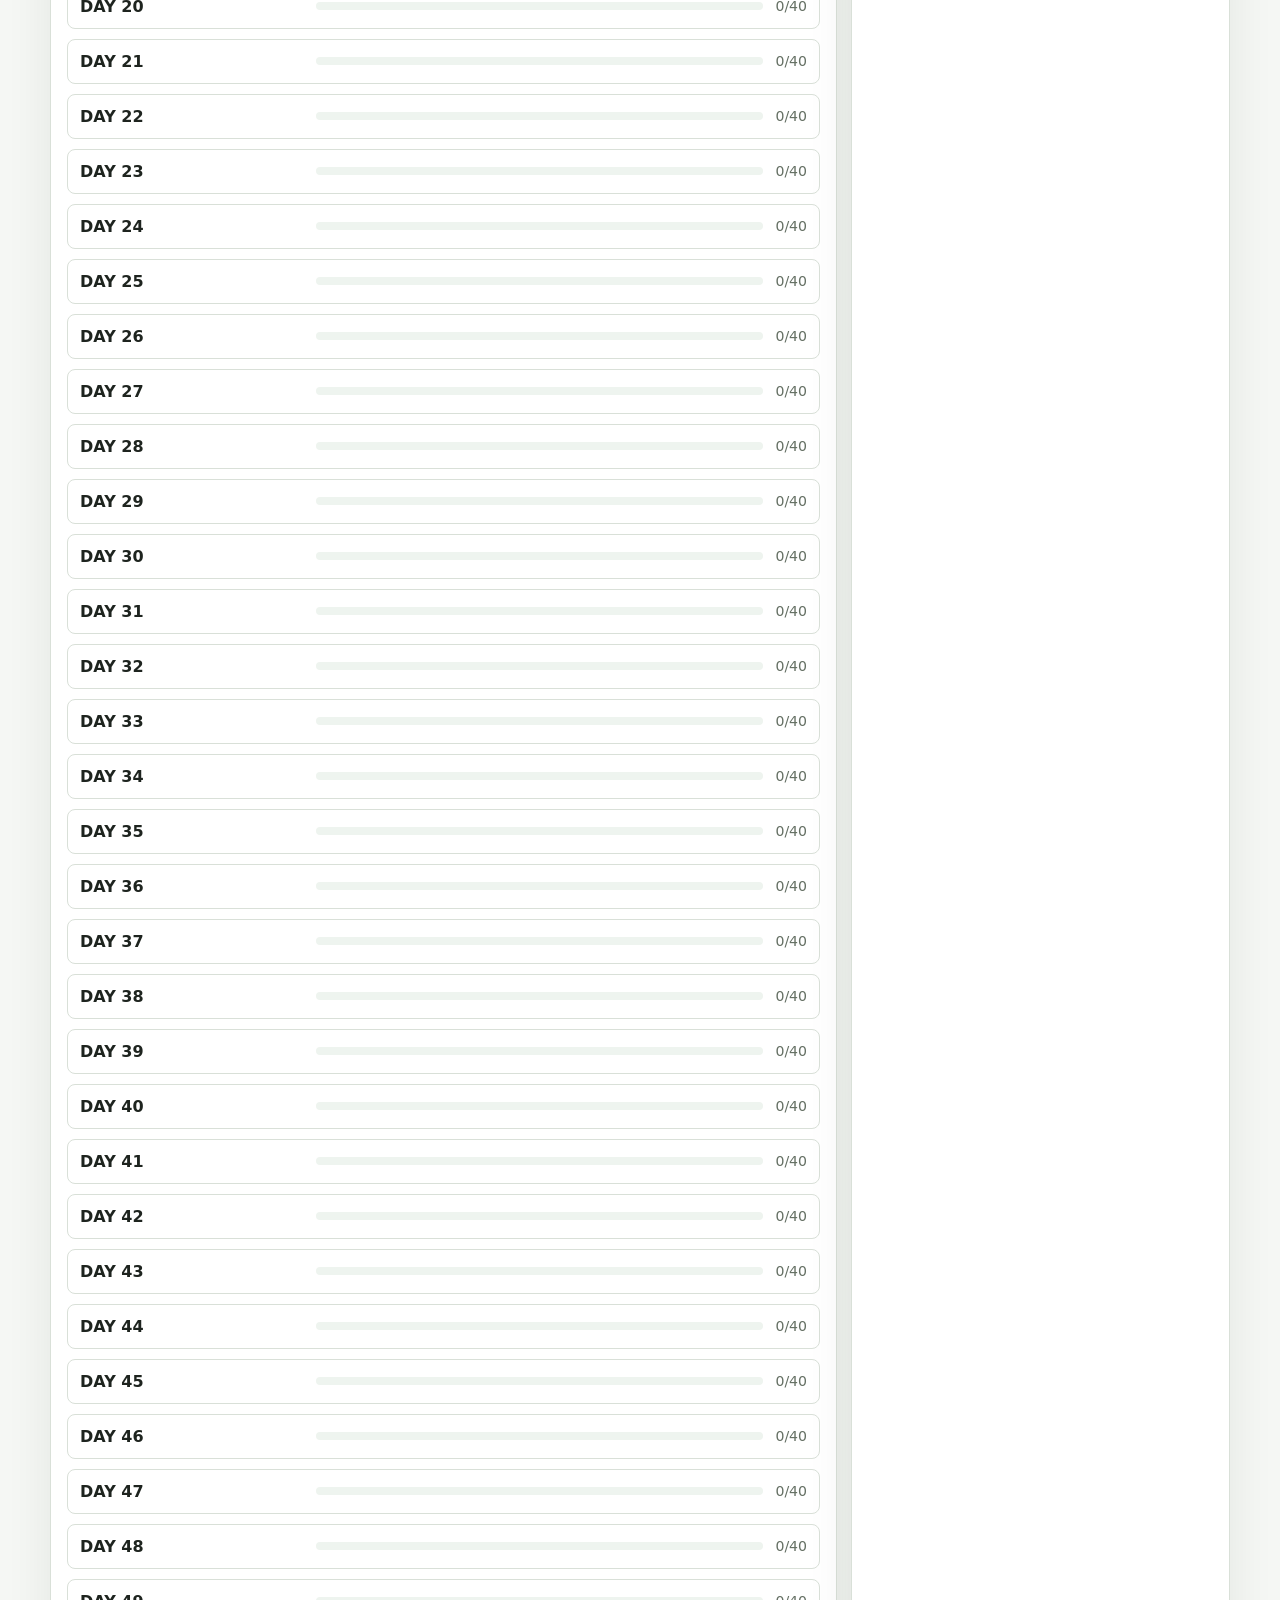
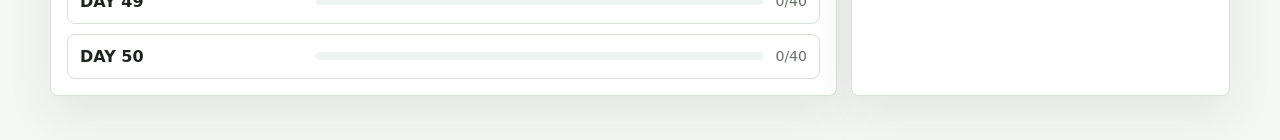
<file: english2/index.html>
<!doctype html>
<html lang="ko">
  <head>
    <meta charset="utf-8">
    <meta name="viewport" content="width=device-width, initial-scale=1">
    <meta name="theme-color" content="#256f5b">
    <title>English Word</title>
    <link rel="manifest" href="manifest.webmanifest">
    <link rel="icon" href="assets/mark.svg" type="image/svg+xml">
    <link rel="stylesheet" href="styles.css">
  </head>
  <body>
    <div class="app-shell">
      <header class="topbar">
        <div class="brand">
          <img src="assets/mark.svg" alt="" class="brand-mark">
          <div>
            <h1>English Word</h1>
            <p id="data-source">Loading</p>
          </div>
        </div>
        <div class="topbar-actions">
          <button class="icon-button" id="export-progress" type="button" title="진도 내보내기">
            <span aria-hidden="true">⇩</span>
            <span class="sr-only">진도 내보내기</span>
          </button>
          <button class="icon-button" id="import-progress" type="button" title="진도 가져오기">
            <span aria-hidden="true">⇧</span>
            <span class="sr-only">진도 가져오기</span>
          </button>
          <button class="icon-button" id="install-button" type="button" title="설치" hidden>
            <span aria-hidden="true">＋</span>
            <span class="sr-only">설치</span>
          </button>
          <button class="icon-button danger" id="reset-progress" type="button" title="진도 초기화">
            <span aria-hidden="true">↺</span>
            <span class="sr-only">진도 초기화</span>
          </button>
        </div>
      </header>
      <input id="progress-file" type="file" accept="application/json,.json" hidden>

      <nav class="tabbar" aria-label="주요 화면">
        <button class="tab active" type="button" data-view="dashboard" aria-selected="true">
          <span aria-hidden="true">⌂</span><span>대시보드</span>
        </button>
        <button class="tab" type="button" data-view="learn" aria-selected="false">
          <span aria-hidden="true">◫</span><span>학습</span>
        </button>
        <button class="tab" type="button" data-view="quiz" aria-selected="false">
          <span aria-hidden="true">?</span><span>퀴즈</span>
        </button>
        <button class="tab" type="button" data-view="wordbook" aria-selected="false">
          <span aria-hidden="true">⌕</span><span>단어장</span>
        </button>
        <button class="tab" type="button" data-view="review" aria-selected="false">
          <span aria-hidden="true">✓</span><span>복습</span>
        </button>
      </nav>

      <main>
        <section class="view active" id="view-dashboard" aria-labelledby="dashboard-title">
          <div class="section-header">
            <div>
              <h2 id="dashboard-title">대시보드</h2>
              <p id="today-label"></p>
            </div>
            <button class="primary-button" type="button" data-go-view="learn">오늘 학습</button>
          </div>

          <div class="metric-grid" id="metric-grid"></div>

          <section class="goal-panel" aria-labelledby="daily-goal-title">
            <div>
              <h3 id="daily-goal-title">오늘 목표</h3>
              <p id="daily-goal-detail"></p>
            </div>
            <div class="goal-control">
              <button class="icon-button" id="daily-goal-minus" type="button" title="목표 줄이기">
                <span aria-hidden="true">−</span>
                <span class="sr-only">목표 줄이기</span>
              </button>
              <label class="goal-input-label">
                <span class="sr-only">일일 목표</span>
                <input id="daily-goal-input" type="number" min="1" max="999" step="1">
              </label>
              <button class="icon-button" id="daily-goal-plus" type="button" title="목표 늘리기">
                <span aria-hidden="true">＋</span>
                <span class="sr-only">목표 늘리기</span>
              </button>
            </div>
            <div class="goal-track" aria-label="오늘 목표 진행률">
              <span id="daily-goal-bar"></span>
            </div>
          </section>

          <div class="dashboard-layout">
            <section class="panel">
              <div class="panel-header">
                <h3>단원 진도</h3>
                <select id="dashboard-unit-filter" aria-label="단원 필터"></select>
              </div>
              <div id="unit-progress-list" class="progress-list"></div>
            </section>

            <section class="panel">
              <div class="panel-header">
                <h3>오늘 복습</h3>
                <button class="ghost-button" type="button" data-go-view="review">열기</button>
              </div>
              <div id="due-preview" class="compact-list"></div>
            </section>
          </div>
        </section>

        <section class="view" id="view-learn" aria-labelledby="learn-title">
          <div class="section-header">
            <div>
              <h2 id="learn-title">플래시카드</h2>
              <p id="learn-counter"></p>
            </div>
            <div class="toolbar">
              <select id="learn-unit-filter" aria-label="학습 단원"></select>
              <button class="ghost-button" type="button" id="shuffle-card">섞기</button>
            </div>
          </div>

          <article class="flashcard" id="flashcard" tabindex="0">
            <div class="flashcard-meta">
              <span id="card-unit"></span>
              <span id="card-pos"></span>
            </div>
            <div class="flashcard-word" id="card-word"></div>
            <div class="flashcard-meaning" id="card-meaning"></div>
            <div class="flashcard-example" id="card-example"></div>
          </article>

          <div class="card-actions">
            <button class="secondary-button" type="button" id="flip-card">뒤집기</button>
            <button class="danger-button" type="button" data-grade="again">모름</button>
            <button class="primary-button" type="button" data-grade="good">맞음</button>
            <button class="secondary-button" type="button" data-grade="easy">쉬움</button>
            <button class="icon-button" type="button" id="favorite-card" title="즐겨찾기">
              <span aria-hidden="true">☆</span>
              <span class="sr-only">즐겨찾기</span>
            </button>
          </div>
        </section>

        <section class="view" id="view-quiz" aria-labelledby="quiz-title">
          <div class="section-header">
            <div>
              <h2 id="quiz-title">퀴즈</h2>
              <p id="quiz-status"></p>
            </div>
            <div class="toolbar">
              <select id="quiz-unit-filter" aria-label="퀴즈 단원"></select>
              <div class="segmented" role="group" aria-label="퀴즈 유형">
                <button class="segment active" type="button" data-quiz-mode="choice">선택</button>
                <button class="segment" type="button" data-quiz-mode="typing">입력</button>
              </div>
            </div>
          </div>

          <section class="quiz-panel">
            <div class="quiz-word" id="quiz-word"></div>
            <div class="quiz-sub" id="quiz-sub"></div>
            <div class="choices" id="quiz-choices"></div>
            <form class="typing-form" id="typing-form" hidden>
              <input id="typing-answer" type="text" autocomplete="off" placeholder="뜻 입력">
              <button class="primary-button" type="submit">확인</button>
            </form>
            <div class="quiz-result" id="quiz-result"></div>
            <button class="secondary-button" type="button" id="next-quiz">다음</button>
          </section>
        </section>

        <section class="view" id="view-wordbook" aria-labelledby="wordbook-title">
          <div class="section-header">
            <div>
              <h2 id="wordbook-title">단어장</h2>
              <p id="wordbook-count"></p>
            </div>
            <div class="toolbar">
              <input id="search-input" type="search" placeholder="검색" autocomplete="off">
              <select id="wordbook-unit-filter" aria-label="단어장 단원"></select>
              <div class="segmented wordbook-filter" role="group" aria-label="단어 상태">
                <button class="segment active" type="button" data-wordbook-status="all">전체</button>
                <button class="segment" type="button" data-wordbook-status="new">미학습</button>
                <button class="segment" type="button" data-wordbook-status="due">복습</button>
                <button class="segment" type="button" data-wordbook-status="wrong">오답</button>
                <button class="segment" type="button" data-wordbook-status="favorite">즐겨찾기</button>
                <button class="segment" type="button" data-wordbook-status="mastered">완료</button>
              </div>
            </div>
          </div>

          <div class="word-table" id="word-list"></div>
        </section>

        <section class="view" id="view-review" aria-labelledby="review-title">
          <div class="section-header">
            <div>
              <h2 id="review-title">복습</h2>
              <p id="review-count"></p>
            </div>
            <div class="toolbar">
              <button class="ghost-button" type="button" id="review-wrong-only">오답</button>
              <button class="ghost-button" type="button" id="review-favorites-only">즐겨찾기</button>
            </div>
          </div>
          <div class="review-list" id="review-list"></div>
        </section>
      </main>
    </div>

    <div class="toast" id="toast" role="status" aria-live="polite"></div>

    <script type="module" src="app.js"></script>
  </body>
</html>
</file>
<file: deploy_ready_app 2/styles.css>
/* Modern CSS Reset & Variables */
:root {
  /* Color Palette - Premium Dark Theme (Default) */
  --bg-primary: #0a0e17;
  --bg-secondary: #121824;
  --bg-tertiary: #1b2336;
  --bg-glass: rgba(18, 24, 36, 0.7);
  --bg-glass-hover: rgba(27, 35, 54, 0.85);
  
  --border-color: rgba(255, 255, 255, 0.08);
  --border-focus: rgba(79, 172, 254, 0.4);
  
  --text-primary: #f1f5f9;
  --text-secondary: #94a3b8;
  --text-tertiary: #64748b;
  
  /* Accent Colors (Neon gradients) */
  --color-primary: #4facfe;
  --color-primary-rgb: 79, 172, 254;
  --color-secondary: #00f2fe;
  --color-accent: #8b5cf6;
  --color-success: #10b981;
  --color-warning: #f59e0b;
  --color-danger: #ef4444;
  
  --shadow-sm: 0 2px 8px rgba(0, 0, 0, 0.15);
  --shadow-md: 0 8px 30px rgba(0, 0, 0, 0.3);
  --shadow-lg: 0 12px 40px rgba(0, 0, 0, 0.45);
  --shadow-glow: 0 0 15px rgba(79, 172, 254, 0.25);
  
  --radius-sm: 6px;
  --radius-md: 12px;
  --radius-lg: 20px;
  --radius-xl: 30px;
  
  --transition-fast: 0.15s ease;
  --transition-normal: 0.3s cubic-bezier(0.4, 0, 0.2, 1);
  --transition-slow: 0.5s cubic-bezier(0.4, 0, 0.2, 1);
  
  --sidebar-width: 260px;
}

/* Light Theme overrides */
.light-theme {
  --bg-primary: #f4f6fa;
  --bg-secondary: #ffffff;
  --bg-tertiary: #e9ecef;
  --bg-glass: rgba(255, 255, 255, 0.8);
  --bg-glass-hover: rgba(248, 249, 250, 0.95);
  
  --border-color: rgba(0, 0, 0, 0.08);
  --border-focus: rgba(79, 172, 254, 0.6);
  
  --text-primary: #1e293b;
  --text-secondary: #475569;
  --text-tertiary: #94a3b8;
  
  --shadow-sm: 0 2px 8px rgba(0, 0, 0, 0.05);
  --shadow-md: 0 8px 30px rgba(0, 0, 0, 0.08);
  --shadow-lg: 0 12px 40px rgba(0, 0, 0, 0.12);
  --shadow-glow: 0 0 15px rgba(79, 172, 254, 0.15);
  
  --color-primary: #2563eb;
  --bg-secondary-accent: #eff6ff;
}

* {
  box-sizing: border-box;
  margin: 0;
  padding: 0;
}

body {
  font-family: 'Outfit', 'Noto Sans KR', sans-serif;
  background-color: var(--bg-primary);
  color: var(--text-primary);
  min-height: 100vh;
  overflow: hidden;
  transition: background-color var(--transition-normal), color var(--transition-normal);
}

/* App Layout Structure */
.app-container {
  display: flex;
  height: 100vh;
  width: 100vw;
}

/* Sidebar Navigation Styling */
.sidebar {
  width: var(--sidebar-width);
  background-color: var(--bg-secondary);
  border-right: 1px solid var(--border-color);
  display: flex;
  flex-direction: column;
  padding: 24px 16px;
  flex-shrink: 0;
  z-index: 10;
  transition: background-color var(--transition-normal), border-color var(--transition-normal);
}

.brand {
  display: flex;
  align-items: center;
  gap: 12px;
  margin-bottom: 32px;
  padding: 0 8px;
}

.logo {
  width: 42px;
  height: 42px;
  background: linear-gradient(135deg, var(--color-primary), var(--color-secondary));
  border-radius: var(--radius-md);
  display: flex;
  align-items: center;
  justify-content: center;
  box-shadow: var(--shadow-glow);
}

.logo i {
  color: #fff;
  font-size: 20px;
}

.brand-text h1 {
  font-size: 18px;
  font-weight: 700;
  letter-spacing: 0.5px;
  color: var(--text-primary);
}

.brand-text span {
  font-size: 11px;
  color: var(--text-secondary);
  text-transform: uppercase;
  font-weight: 500;
  letter-spacing: 1px;
}

.nav-menu {
  display: flex;
  flex-direction: column;
  gap: 6px;
  flex-grow: 1;
}

.nav-item {
  display: flex;
  align-items: center;
  gap: 14px;
  padding: 12px 16px;
  background: transparent;
  border: none;
  border-radius: var(--radius-md);
  color: var(--text-secondary);
  font-size: 14px;
  font-weight: 500;
  text-align: left;
  cursor: pointer;
  transition: all var(--transition-fast);
  outline: none;
}

.nav-item:hover {
  background-color: var(--bg-tertiary);
  color: var(--text-primary);
}

.nav-item.active {
  background: linear-gradient(90deg, rgba(79, 172, 254, 0.15) 0%, rgba(0, 242, 254, 0.05) 100%);
  border-left: 3px solid var(--color-primary);
  color: var(--color-primary);
  font-weight: 600;
  padding-left: 13px; /* account for border width */
}

.nav-item i {
  font-size: 16px;
  width: 20px;
  text-align: center;
}

.sidebar-footer {
  margin-top: auto;
  display: flex;
  flex-direction: column;
  gap: 16px;
  padding-top: 16px;
  border-top: 1px solid var(--border-color);
}

.theme-toggle {
  display: flex;
  align-items: center;
  gap: 12px;
  padding: 10px 16px;
  border-radius: var(--radius-md);
  color: var(--text-secondary);
  cursor: pointer;
  font-size: 13px;
  font-weight: 500;
  transition: all var(--transition-fast);
}

.theme-toggle:hover {
  background-color: var(--bg-tertiary);
  color: var(--text-primary);
}

.user-info {
  display: flex;
  align-items: center;
  gap: 12px;
  padding: 8px;
  background-color: rgba(255, 255, 255, 0.02);
  border: 1px solid var(--border-color);
  border-radius: var(--radius-md);
}

.avatar {
  width: 36px;
  height: 36px;
  background-color: var(--color-accent);
  color: #fff;
  border-radius: 50%;
  display: flex;
  align-items: center;
  justify-content: center;
  font-weight: 600;
  font-size: 13px;
}

.details {
  display: flex;
  flex-direction: column;
}

.details .name {
  font-size: 13px;
  font-weight: 600;
  color: var(--text-primary);
}

.details .role {
  font-size: 11px;
  color: var(--text-secondary);
}

/* Main Content Area */
.main-content {
  flex-grow: 1;
  display: flex;
  flex-direction: column;
  background-color: var(--bg-primary);
  overflow: hidden;
  position: relative;
}

/* Top Header Bar */
.top-header {
  height: 70px;
  border-bottom: 1px solid var(--border-color);
  display: flex;
  align-items: center;
  justify-content: space-between;
  padding: 0 32px;
  background-color: var(--bg-secondary);
  z-index: 5;
  transition: background-color var(--transition-normal), border-color var(--transition-normal);
}

.search-bar-container {
  display: flex;
  align-items: center;
  background-color: var(--bg-tertiary);
  border: 1px solid var(--border-color);
  border-radius: var(--radius-md);
  padding: 6px 12px;
  width: 300px;
  transition: all var(--transition-fast);
}

.search-bar-container:focus-within {
  border-color: var(--color-primary);
  box-shadow: 0 0 0 3px var(--border-focus);
}

.search-icon {
  color: var(--text-secondary);
  font-size: 14px;
  margin-right: 8px;
}

.search-bar-container input {
  background: transparent;
  border: none;
  color: var(--text-primary);
  font-size: 13px;
  width: 100%;
  outline: none;
  font-family: inherit;
}

.search-bar-container input::placeholder {
  color: var(--text-tertiary);
}

.header-actions {
  display: flex;
  align-items: center;
  gap: 16px;
}

.status-indicator {
  display: flex;
  align-items: center;
  gap: 8px;
  font-size: 12px;
  color: var(--text-secondary);
  background-color: var(--bg-tertiary);
  padding: 6px 12px;
  border-radius: var(--radius-xl);
  border: 1px solid var(--border-color);
}

.dot {
  width: 8px;
  height: 8px;
  border-radius: 50%;
  background-color: var(--color-warning);
}

.dot.connected {
  background-color: var(--color-success);
}

.pulse {
  animation: pulse-anim 1.5s infinite;
}

@keyframes pulse-anim {
  0% { transform: scale(0.9); opacity: 0.5; }
  50% { transform: scale(1.1); opacity: 1; }
  100% { transform: scale(0.9); opacity: 0.5; }
}

.action-btn {
  background-color: var(--bg-tertiary);
  border: 1px solid var(--border-color);
  color: var(--text-primary);
  width: 36px;
  height: 36px;
  border-radius: var(--radius-md);
  display: flex;
  align-items: center;
  justify-content: center;
  cursor: pointer;
  transition: all var(--transition-fast);
}

.action-btn:hover {
  background-color: var(--color-primary);
  color: #fff;
  border-color: var(--color-primary);
  box-shadow: var(--shadow-glow);
}

/* Page Container (Scrollable Area) */
.page-container {
  flex-grow: 1;
  padding: 32px;
  overflow-y: auto;
  position: relative;
}

/* Base styling for Page Sections */
.page-section {
  display: none;
  flex-direction: column;
  gap: 24px;
  animation: fade-in-anim var(--transition-normal);
}

.page-section.active {
  display: flex;
}

@keyframes fade-in-anim {
  from { opacity: 0; transform: translateY(10px); }
  to { opacity: 1; transform: translateY(0); }
}

/* Panel Design System (Glassmorphism) */
.panel {
  background-color: var(--bg-glass);
  backdrop-filter: blur(12px);
  -webkit-backdrop-filter: blur(12px);
  border: 1px solid var(--border-color);
  border-radius: var(--radius-lg);
  padding: 24px;
  box-shadow: var(--shadow-md);
  transition: border-color var(--transition-normal), box-shadow var(--transition-normal);
}

.panel:hover {
  border-color: rgba(255, 255, 255, 0.15);
  box-shadow: var(--shadow-lg);
}

.panel-header {
  display: flex;
  justify-content: space-between;
  align-items: center;
  margin-bottom: 16px;
  border-bottom: 1px solid var(--border-color);
  padding-bottom: 12px;
}

.panel-header h3 {
  font-size: 16px;
  font-weight: 600;
  display: flex;
  align-items: center;
  gap: 8px;
  color: var(--text-primary);
}

/* Welcome Banner */
.welcome-banner {
  background: linear-gradient(135deg, rgba(79, 172, 254, 0.8) 0%, rgba(0, 242, 254, 0.8) 100%);
  border-radius: var(--radius-lg);
  padding: 32px;
  display: flex;
  align-items: center;
  justify-content: space-between;
  color: #fff;
  box-shadow: var(--shadow-lg);
}

.welcome-text h2 {
  font-size: 24px;
  font-weight: 700;
  margin-bottom: 8px;
}

.welcome-text p {
  font-size: 14px;
  opacity: 0.9;
  max-width: 600px;
  line-height: 1.5;
}

.welcome-graphic {
  font-size: 64px;
  opacity: 0.15;
  margin-right: 16px;
}

/* Stats Grid layout */
.stats-grid {
  display: grid;
  grid-template-columns: repeat(4, 1fr);
  gap: 20px;
}

.stat-card {
  background-color: var(--bg-secondary);
  border: 1px solid var(--border-color);
  border-radius: var(--radius-lg);
  padding: 20px;
  display: flex;
  align-items: center;
  gap: 16px;
  box-shadow: var(--shadow-sm);
  transition: all var(--transition-fast);
}

.stat-card:hover {
  transform: translateY(-4px);
  box-shadow: var(--shadow-md);
  border-color: var(--color-primary);
}

.icon-wrap {
  width: 48px;
  height: 48px;
  border-radius: var(--radius-md);
  display: flex;
  align-items: center;
  justify-content: center;
  font-size: 20px;
}

.color-blue { background-color: rgba(79, 172, 254, 0.1); color: var(--color-primary); }
.color-green { background-color: rgba(16, 185, 129, 0.1); color: var(--color-success); }
.color-purple { background-color: rgba(139, 92, 246, 0.1); color: var(--color-accent); }
.color-amber { background-color: rgba(245, 158, 11, 0.1); color: var(--color-warning); }

.stat-info {
  display: flex;
  flex-direction: column;
}

.stat-info .label {
  font-size: 12px;
  color: var(--text-secondary);
  font-weight: 500;
}

.stat-info h3 {
  font-size: 22px;
  font-weight: 700;
  margin: 2px 0;
  color: var(--text-primary);
}

.stat-info .subtext {
  font-size: 10px;
  color: var(--text-tertiary);
}

/* Dashboard detail content */
.dashboard-details {
  display: grid;
  grid-template-columns: 1.5fr 1fr;
  gap: 20px;
}

.dashboard-col {
  display: flex;
  flex-direction: column;
  gap: 20px;
}

.chapter-list-grid {
  display: grid;
  grid-template-columns: 1fr;
  gap: 10px;
  max-height: 300px;
  overflow-y: auto;
}

.chapter-card-btn {
  background-color: var(--bg-tertiary);
  border: 1px solid var(--border-color);
  padding: 14px 20px;
  border-radius: var(--radius-md);
  display: flex;
  justify-content: space-between;
  align-items: center;
  cursor: pointer;
  transition: all var(--transition-fast);
  color: var(--text-primary);
  text-align: left;
}

.chapter-card-btn:hover {
  background-color: var(--color-primary);
  border-color: var(--color-primary);
  color: #fff;
}

.chapter-card-btn .ch-info h4 {
  font-size: 14px;
  font-weight: 600;
}

.chapter-card-btn .ch-info span {
  font-size: 11px;
  opacity: 0.8;
}

.chapter-card-btn i {
  font-size: 14px;
  transition: transform var(--transition-fast);
}

.chapter-card-btn:hover i {
  transform: translateX(4px);
}

/* Progress bar lists */
.progress-details {
  display: flex;
  flex-direction: column;
  gap: 20px;
}

.progress-item {
  display: flex;
  flex-direction: column;
  gap: 6px;
}

.progress-info {
  display: flex;
  justify-content: space-between;
  font-size: 13px;
  font-weight: 500;
}

.progress-bar-bg {
  height: 8px;
  background-color: var(--bg-tertiary);
  border-radius: var(--radius-xl);
  overflow: hidden;
  border: 1px solid var(--border-color);
}

.progress-bar {
  height: 100%;
  background: linear-gradient(90deg, var(--color-primary), var(--color-secondary));
  border-radius: var(--radius-xl);
  transition: width var(--transition-slow);
}

.dashboard-tip {
  display: flex;
  gap: 12px;
  background-color: rgba(245, 158, 11, 0.05);
  border: 1px solid rgba(245, 158, 11, 0.15);
  padding: 16px;
  border-radius: var(--radius-md);
  margin-top: 10px;
}

.dashboard-tip i {
  color: var(--color-warning);
  font-size: 18px;
  margin-top: 2px;
}

.dashboard-tip strong {
  font-size: 13px;
  color: var(--text-primary);
  display: block;
  margin-bottom: 4px;
}

.dashboard-tip p {
  font-size: 12px;
  color: var(--text-secondary);
  line-height: 1.4;
}

/* SECTION HEADERS */
.section-title-bar {
  display: flex;
  justify-content: space-between;
  align-items: center;
  border-bottom: 1px solid var(--border-color);
  padding-bottom: 16px;
}

.section-title-bar h2 {
  font-size: 20px;
  font-weight: 700;
  color: var(--text-primary);
}

.section-title-bar p {
  font-size: 13px;
  color: var(--text-secondary);
  margin-top: 4px;
}

/* Custom dropdown Selects */
.custom-select {
  background-color: var(--bg-secondary);
  border: 1px solid var(--border-color);
  color: var(--text-primary);
  padding: 8px 16px;
  border-radius: var(--radius-md);
  font-size: 13px;
  outline: none;
  cursor: pointer;
  font-family: inherit;
  transition: all var(--transition-fast);
}

.custom-select:focus {
  border-color: var(--color-primary);
}

/* View toggle buttons */
.view-toggle-container {
  display: flex;
  background-color: var(--bg-secondary);
  border: 1px solid var(--border-color);
  border-radius: var(--radius-md);
  padding: 4px;
}

.toggle-btn {
  background: transparent;
  border: none;
  padding: 6px 12px;
  border-radius: var(--radius-sm);
  color: var(--text-secondary);
  font-size: 12px;
  font-weight: 500;
  cursor: pointer;
  display: flex;
  align-items: center;
  gap: 6px;
  transition: all var(--transition-fast);
}

.toggle-btn.active {
  background-color: var(--color-primary);
  color: #fff;
}

/* Filter bar styling */
.filter-bar {
  display: flex;
  align-items: flex-end;
  gap: 20px;
  background-color: var(--bg-secondary);
  border: 1px solid var(--border-color);
  padding: 16px 24px;
  border-radius: var(--radius-lg);
}

.filter-group {
  display: flex;
  flex-direction: column;
  gap: 6px;
}

.filter-group label {
  font-size: 11px;
  text-transform: uppercase;
  font-weight: 600;
  color: var(--text-secondary);
  letter-spacing: 0.5px;
}

.vocab-stats {
  margin-left: auto;
  display: flex;
  align-items: center;
  gap: 10px;
  background-color: var(--bg-tertiary);
  padding: 8px 16px;
  border-radius: var(--radius-md);
  border: 1px solid var(--border-color);
}

.vocab-stats span {
  font-size: 13px;
  font-weight: 600;
}

.badge {
  background-color: rgba(16, 185, 129, 0.15);
  color: var(--color-success);
  padding: 2px 8px;
  border-radius: var(--radius-sm);
  font-size: 10px;
  font-weight: 600;
  text-transform: uppercase;
}

/* VOCABULARY LIST VIEW */
.vocab-list-view {
  display: grid;
  grid-template-columns: repeat(3, 1fr);
  gap: 16px;
}

.vocab-item-card {
  background-color: var(--bg-secondary);
  border: 1px solid var(--border-color);
  border-radius: var(--radius-md);
  padding: 16px;
  display: flex;
  flex-direction: column;
  position: relative;
  transition: all var(--transition-fast);
}

.vocab-item-card:hover {
  transform: translateY(-2px);
  border-color: var(--color-primary);
  box-shadow: var(--shadow-sm);
}

.vocab-item-card.learned {
  border-color: rgba(16, 185, 129, 0.3);
  background-color: rgba(16, 185, 129, 0.02);
}

.vocab-card-header {
  display: flex;
  justify-content: space-between;
  align-items: flex-start;
  margin-bottom: 8px;
}

.vocab-category {
  font-size: 10px;
  font-weight: 600;
  color: var(--color-accent);
  background-color: rgba(139, 92, 246, 0.1);
  padding: 2px 6px;
  border-radius: var(--radius-sm);
}

.vocab-learned-btn {
  background: transparent;
  border: none;
  color: var(--text-tertiary);
  cursor: pointer;
  font-size: 14px;
  transition: color var(--transition-fast);
}

.vocab-item-card.learned .vocab-learned-btn {
  color: var(--color-success);
}

.vocab-learned-btn:hover {
  color: var(--color-success);
}

.vocab-word-de {
  font-size: 16px;
  font-weight: 700;
  color: var(--text-primary);
  margin-bottom: 4px;
  display: flex;
  align-items: center;
  gap: 8px;
}

.vocab-sound-btn {
  background: transparent;
  border: none;
  color: var(--text-secondary);
  cursor: pointer;
  font-size: 13px;
  transition: color var(--transition-fast);
}

.vocab-sound-btn:hover {
  color: var(--color-primary);
}

.vocab-word-kr {
  font-size: 13px;
  color: var(--text-secondary);
  margin-bottom: 6px;
}

.vocab-note {
  font-size: 11px;
  color: var(--text-tertiary);
  border-top: 1px solid var(--border-color);
  padding-top: 6px;
  margin-top: auto;
  font-style: italic;
}

/* VOCABULARY FLASH CARD VIEW */
.vocab-card-view {
  display: flex;
  flex-direction: column;
  align-items: center;
  gap: 24px;
  max-width: 600px;
  margin: 0 auto;
  padding: 20px 0;
}

.card-carousel {
  display: flex;
  align-items: center;
  gap: 32px;
  width: 100%;
}

.carousel-nav {
  background-color: var(--bg-secondary);
  border: 1px solid var(--border-color);
  color: var(--text-primary);
  width: 48px;
  height: 48px;
  border-radius: 50%;
  display: flex;
  align-items: center;
  justify-content: center;
  cursor: pointer;
  transition: all var(--transition-fast);
  box-shadow: var(--shadow-sm);
}

.carousel-nav:hover {
  background-color: var(--color-primary);
  color: #fff;
  border-color: var(--color-primary);
  box-shadow: var(--shadow-glow);
}

.flashcard-wrapper {
  perspective: 1000px;
  width: 320px;
  height: 220px;
  cursor: pointer;
}

.flashcard {
  width: 100%;
  height: 100%;
  position: relative;
  transform-style: preserve-3d;
  transition: transform var(--transition-slow);
}

.flashcard.flipped {
  transform: rotateY(180deg);
}

.card-face {
  position: absolute;
  width: 100%;
  height: 100%;
  backface-visibility: hidden;
  border-radius: var(--radius-lg);
  border: 1px solid var(--border-color);
  padding: 24px;
  display: flex;
  flex-direction: column;
  justify-content: space-between;
  align-items: center;
  box-shadow: var(--shadow-md);
  background-color: var(--bg-secondary);
}

.card-front {
  background: linear-gradient(135deg, var(--bg-secondary) 0%, var(--bg-tertiary) 100%);
}

.card-back {
  background: linear-gradient(135deg, var(--bg-tertiary) 0%, var(--bg-secondary) 100%);
  transform: rotateY(180deg);
}

.card-category {
  font-size: 11px;
  font-weight: 600;
  color: var(--color-accent);
  text-transform: uppercase;
  letter-spacing: 0.5px;
}

.card-word {
  font-size: 26px;
  font-weight: 700;
  color: var(--text-primary);
  text-align: center;
}

.card-word-de {
  font-size: 32px;
}

.card-word-kr {
  font-size: 20px;
  font-weight: 600;
  color: var(--text-primary);
  text-align: center;
}

.card-note {
  font-size: 12px;
  color: var(--text-secondary);
  text-align: center;
  font-style: italic;
  max-width: 90%;
}

.card-actions {
  display: flex;
  gap: 12px;
}

.card-sound-btn {
  background-color: rgba(79, 172, 254, 0.1);
  border: 1px solid rgba(79, 172, 254, 0.2);
  color: var(--color-primary);
  width: 42px;
  height: 42px;
  border-radius: 50%;
  display: flex;
  align-items: center;
  justify-content: center;
  cursor: pointer;
  transition: all var(--transition-fast);
}

.card-sound-btn:hover {
  background-color: var(--color-primary);
  color: #fff;
  box-shadow: var(--shadow-glow);
}

.card-hint {
  font-size: 10px;
  color: var(--text-tertiary);
}

.card-learned-toggle {
  margin-top: 10px;
}

.btn {
  padding: 8px 16px;
  border-radius: var(--radius-md);
  font-size: 13px;
  font-weight: 600;
  cursor: pointer;
  border: none;
  outline: none;
  font-family: inherit;
  transition: all var(--transition-fast);
}

.btn-primary {
  background: linear-gradient(135deg, var(--color-primary), var(--color-secondary));
  color: #fff;
  box-shadow: var(--shadow-glow);
}

.btn-primary:hover {
  opacity: 0.95;
  box-shadow: 0 0 20px rgba(79, 172, 254, 0.4);
}

.btn-secondary {
  background-color: var(--bg-tertiary);
  border: 1px solid var(--border-color);
  color: var(--text-primary);
}

.btn-secondary:hover {
  background-color: var(--text-tertiary);
}

.carousel-indicator {
  font-size: 13px;
  color: var(--text-secondary);
  font-weight: 500;
}

/* GRAMMAR PAGE LAYOUT */
.grammar-layout {
  display: grid;
  grid-template-columns: 240px 1fr;
  gap: 24px;
  height: calc(100vh - 200px);
}

.grammar-sidebar {
  border-right: 1px solid var(--border-color);
  padding-right: 16px;
  overflow-y: auto;
}

.grammar-nav-list {
  display: flex;
  flex-direction: column;
  gap: 6px;
}

.grammar-nav-item {
  width: 100%;
  background: transparent;
  border: none;
  color: var(--text-secondary);
  text-align: left;
  padding: 10px 14px;
  border-radius: var(--radius-md);
  font-size: 13px;
  font-weight: 500;
  cursor: pointer;
  transition: all var(--transition-fast);
  outline: none;
  display: flex;
  justify-content: space-between;
  align-items: center;
}

.grammar-nav-item:hover {
  background-color: var(--bg-secondary);
  color: var(--text-primary);
}

.grammar-nav-item.active {
  background-color: var(--bg-tertiary);
  color: var(--color-primary);
  font-weight: 600;
  border-left: 3px solid var(--color-primary);
  padding-left: 11px;
}

.grammar-content {
  overflow-y: auto;
  padding: 32px;
}

/* Rendered markdown style blocks inside grammar view */
.grammar-content h2 {
  font-size: 22px;
  font-weight: 700;
  color: var(--text-primary);
  margin-bottom: 24px;
  border-bottom: 2px solid var(--color-primary);
  padding-bottom: 8px;
}

.grammar-content h3 {
  font-size: 16px;
  font-weight: 600;
  color: var(--color-primary);
  margin-top: 24px;
  margin-bottom: 12px;
}

.grammar-content h4 {
  font-size: 14px;
  font-weight: 600;
  color: var(--text-primary);
  margin-top: 18px;
  margin-bottom: 8px;
}

.grammar-content p {
  font-size: 14px;
  line-height: 1.6;
  color: var(--text-secondary);
  margin-bottom: 14px;
}

.table-container {
  overflow-x: auto;
  margin: 16px 0;
  border-radius: var(--radius-md);
  border: 1px solid var(--border-color);
  background-color: var(--bg-secondary);
}

.grammar-content table {
  width: 100%;
  border-collapse: collapse;
  font-size: 13px;
  text-align: left;
}

.grammar-content th {
  background-color: var(--bg-tertiary);
  color: var(--text-primary);
  font-weight: 600;
  padding: 12px 16px;
  border-bottom: 1px solid var(--border-color);
}

.grammar-content td {
  padding: 12px 16px;
  color: var(--text-secondary);
  border-bottom: 1px solid var(--border-color);
}

.grammar-content tr:last-child td {
  border-bottom: none;
}

.grammar-content tr:hover td {
  background-color: rgba(255, 255, 255, 0.01);
  color: var(--text-primary);
}

.grammar-content strong {
  color: var(--color-primary);
  font-weight: 600;
}

/* Callout blocks inside grammar */
.callout {
  border-left: 4px solid var(--color-primary);
  background-color: rgba(79, 172, 254, 0.05);
  padding: 16px;
  border-radius: 0 var(--radius-md) var(--radius-md) 0;
  margin: 16px 0;
  font-size: 13.5px;
}

.callout-tip {
  border-left-color: var(--color-success);
  background-color: rgba(16, 185, 129, 0.05);
}

.callout-info {
  border-left-color: var(--color-secondary);
  background-color: rgba(0, 242, 254, 0.03);
}

.callout strong {
  color: var(--text-primary);
  display: block;
  margin-bottom: 6px;
}

.callout p {
  margin-bottom: 0;
}

.hr-divider {
  border: 0;
  height: 1px;
  background: linear-gradient(90deg, transparent, var(--border-color), transparent);
  margin: 32px 0;
}

.empty-state {
  display: flex;
  flex-direction: column;
  align-items: center;
  justify-content: center;
  height: 100%;
  color: var(--text-tertiary);
  gap: 16px;
}

.empty-state i {
  font-size: 48px;
}

.empty-state p {
  font-size: 14px;
}

/* Toggle Switch Styles */
.toggle-switch {
  position: relative;
  display: inline-block;
  width: 44px;
  height: 24px;
}
.toggle-switch input {
  opacity: 0;
  width: 0;
  height: 0;
}
.toggle-switch .slider {
  position: absolute;
  cursor: pointer;
  top: 0; left: 0; right: 0; bottom: 0;
  background-color: #ccc;
  transition: .4s;
}
.toggle-switch .slider:before {
  position: absolute;
  content: "";
  height: 18px;
  width: 18px;
  left: 3px;
  bottom: 3px;
  background-color: white;
  transition: .4s;
}
.toggle-switch input:checked + .slider {
  background-color: var(--primary);
}
.toggle-switch input:focus + .slider {
  box-shadow: 0 0 1px var(--primary);
}
.toggle-switch input:checked + .slider:before {
  transform: translateX(20px);
}
.toggle-switch .slider.round {
  border-radius: 24px;
}
.toggle-switch .slider.round:before {
  border-radius: 50%;
}

.dialog-translation {
  font-size: 13.5px;
  color: var(--text-secondary);
  margin-top: 4px;
  padding-left: 10px;
  border-left: 2px solid var(--primary-light);
  display: block;
}

/* TEXTS READER & CHAT UI */
.text-reader-container {
  display: flex;
  flex-direction: column;
  gap: 20px;
}

.text-navigator {
  display: flex;
  justify-content: space-between;
  align-items: center;
  background-color: var(--bg-secondary);
  border: 1px solid var(--border-color);
  padding: 12px 24px;
  border-radius: var(--radius-md);
}

.dialog-panel {
  display: flex;
  flex-direction: column;
  gap: 18px;
  max-height: calc(100vh - 280px);
  overflow-y: auto;
  padding: 32px;
}

.dialog-panel .chapter-title {
  text-align: center;
  margin-bottom: 24px;
}

.dialog-panel .chapter-title h2 {
  font-size: 20px;
  font-weight: 700;
  color: var(--text-primary);
}

.dialog-panel .chapter-title p {
  font-size: 12px;
  color: var(--text-secondary);
}

/* Dialogue Bubbles */
.dialog-row {
  display: flex;
  gap: 12px;
  align-items: flex-start;
  max-width: 75%;
}

.dialog-row.left {
  align-self: flex-start;
}

.dialog-row.right {
  align-self: flex-end;
  flex-direction: row-reverse;
}

.dialog-avatar {
  width: 36px;
  height: 36px;
  border-radius: 50%;
  background: linear-gradient(135deg, var(--color-primary), var(--color-secondary));
  color: #fff;
  display: flex;
  align-items: center;
  justify-content: center;
  font-weight: 700;
  font-size: 13px;
  flex-shrink: 0;
  box-shadow: var(--shadow-sm);
}

.dialog-row.right .dialog-avatar {
  background: linear-gradient(135deg, var(--color-accent), #f472b6);
}

.dialog-bubble-wrap {
  display: flex;
  flex-direction: column;
  gap: 4px;
}

.dialog-speaker {
  font-size: 11px;
  font-weight: 600;
  color: var(--text-secondary);
  margin-left: 4px;
}

.dialog-row.right .dialog-speaker {
  text-align: right;
  margin-right: 4px;
}

.dialog-bubble {
  background-color: var(--bg-tertiary);
  border: 1px solid var(--border-color);
  padding: 12px 18px;
  border-radius: 0 var(--radius-md) var(--radius-md) var(--radius-md);
  font-size: 14px;
  line-height: 1.5;
  color: var(--text-primary);
  position: relative;
  cursor: pointer;
  transition: all var(--transition-fast);
}

.dialog-bubble:hover {
  background-color: var(--bg-glass-hover);
  border-color: var(--color-primary);
}

.dialog-row.right .dialog-bubble {
  border-radius: var(--radius-md) 0 var(--radius-md) var(--radius-md);
  background-color: rgba(79, 172, 254, 0.1);
  border-color: rgba(79, 172, 254, 0.2);
}

.dialog-row.right .dialog-bubble:hover {
  background-color: rgba(79, 172, 254, 0.15);
  border-color: var(--color-primary);
}

.dialog-bubble .tts-icon {
  position: absolute;
  right: 8px;
  top: 8px;
  font-size: 10px;
  color: var(--text-tertiary);
  opacity: 0;
  transition: opacity var(--transition-fast);
}

.dialog-bubble:hover .tts-icon {
  opacity: 1;
}

/* Narration & Subtitle inside dialog panel */
.dialog-narration {
  align-self: center;
  background-color: rgba(255, 255, 255, 0.02);
  border: 1px dashed var(--border-color);
  padding: 8px 16px;
  border-radius: var(--radius-sm);
  font-size: 12px;
  color: var(--text-secondary);
  font-style: italic;
  margin: 10px 0;
}

.dialog-subtitle {
  font-size: 15px;
  font-weight: 600;
  color: var(--color-primary);
  margin-top: 16px;
  border-left: 3px solid var(--color-primary);
  padding-left: 10px;
  margin-bottom: 8px;
}

.dialog-note {
  background-color: rgba(245, 158, 11, 0.03);
  border: 1px solid rgba(245, 158, 11, 0.1);
  padding: 10px 14px;
  border-radius: var(--radius-md);
  font-size: 12px;
  color: var(--text-secondary);
  margin: 8px 0;
  border-left: 3px solid var(--color-warning);
}

/* QUIZZES UI */
.quiz-layout {
  display: grid;
  grid-template-columns: 240px 1fr;
  gap: 24px;
}

.quiz-container {
  display: grid;
  grid-template-columns: 260px 1fr;
  gap: 24px;
  height: calc(100vh - 200px);
}

.quiz-sidebar {
  overflow-y: auto;
  padding: 16px;
  display: flex;
  flex-direction: column;
  gap: 16px;
}

.quiz-sidebar h3 {
  font-size: 15px;
  font-weight: 700;
  color: var(--text-primary);
  border-bottom: 1px solid var(--border-color);
  padding-bottom: 8px;
}

.quiz-list {
  display: flex;
  flex-direction: column;
  gap: 6px;
}

.quiz-item-btn {
  background-color: transparent;
  border: none;
  color: var(--text-secondary);
  text-align: left;
  padding: 10px 12px;
  border-radius: var(--radius-md);
  font-size: 12.5px;
  font-weight: 500;
  cursor: pointer;
  transition: all var(--transition-fast);
  outline: none;
  display: flex;
  justify-content: space-between;
  align-items: center;
}

.quiz-item-btn:hover {
  background-color: var(--bg-tertiary);
  color: var(--text-primary);
}

.quiz-item-btn.active {
  background-color: var(--color-primary);
  color: #fff;
  font-weight: 600;
}

.quiz-item-btn .status-icon {
  font-size: 12px;
  color: var(--text-tertiary);
}

.quiz-item-btn.solved-correct .status-icon {
  color: var(--color-success);
}

.quiz-content {
  display: flex;
  flex-direction: column;
  overflow-y: auto;
}

.quiz-header {
  border-bottom: 1px solid var(--border-color);
  padding-bottom: 16px;
  margin-bottom: 20px;
}

#quiz-title {
  font-size: 18px;
  font-weight: 700;
  color: var(--text-primary);
}

.quiz-subtitle {
  font-size: 13px;
  color: var(--text-secondary);
  display: block;
  margin-top: 4px;
}

.quiz-body {
  flex-grow: 1;
  display: flex;
  flex-direction: column;
  gap: 20px;
  padding-bottom: 20px;
}

/* Quiz questions forms */
.quiz-question-row {
  background-color: var(--bg-tertiary);
  border: 1px solid var(--border-color);
  border-radius: var(--radius-md);
  padding: 16px 20px;
  display: flex;
  flex-direction: column;
  gap: 8px;
  transition: border-color var(--transition-fast);
}

.quiz-question-row.correct {
  border-color: rgba(16, 185, 129, 0.4);
  background-color: rgba(16, 185, 129, 0.02);
}

.quiz-question-row.incorrect {
  border-color: rgba(239, 68, 68, 0.4);
  background-color: rgba(239, 68, 68, 0.02);
}

.question-text {
  font-size: 14.5px;
  line-height: 1.6;
  color: var(--text-primary);
  display: flex;
  flex-wrap: wrap;
  align-items: center;
  gap: 8px;
}

/* Styling the dynamic inputs inside questions */
.quiz-input {
  background-color: var(--bg-secondary);
  border: 1px solid var(--border-color);
  border-radius: var(--radius-sm);
  color: var(--text-primary);
  padding: 4px 8px;
  font-size: 13.5px;
  outline: none;
  font-family: inherit;
  width: 120px;
  text-align: center;
  transition: all var(--transition-fast);
}

.quiz-input:focus {
  border-color: var(--color-primary);
  box-shadow: 0 0 0 2px var(--border-focus);
}

.quiz-input.correct {
  border-color: var(--color-success);
  background-color: rgba(16, 185, 129, 0.08);
  color: var(--color-success);
  font-weight: 600;
}

.quiz-input.incorrect {
  border-color: var(--color-danger);
  background-color: rgba(239, 68, 68, 0.08);
  color: var(--color-danger);
  font-weight: 600;
}

.quiz-hint-text {
  font-size: 11px;
  color: var(--text-tertiary);
  margin-top: 4px;
}

.quiz-answer-feedback {
  font-size: 12px;
  font-weight: 600;
  display: flex;
  align-items: center;
  gap: 6px;
  margin-top: 4px;
}

.quiz-answer-feedback.correct {
  color: var(--color-success);
}

.quiz-answer-feedback.incorrect {
  color: var(--color-danger);
}

/* Quiz vocab categories */
.quiz-category-card {
  display: flex;
  flex-direction: column;
  gap: 12px;
  border-bottom: 1px solid var(--border-color);
  padding-bottom: 20px;
}

.vocab-options-pool {
  display: flex;
  flex-wrap: wrap;
  gap: 8px;
  background-color: var(--bg-secondary);
  border: 1px solid var(--border-color);
  padding: 12px;
  border-radius: var(--radius-md);
  margin-bottom: 8px;
}

.vocab-pool-tag {
  background-color: var(--bg-tertiary);
  border: 1px solid var(--border-color);
  color: var(--text-primary);
  padding: 4px 10px;
  border-radius: var(--radius-sm);
  font-size: 12px;
  cursor: pointer;
  transition: all var(--transition-fast);
}

.vocab-pool-tag:hover {
  background-color: var(--color-primary);
  color: #fff;
  border-color: var(--color-primary);
}

/* Footer & grading */
.quiz-footer {
  display: flex;
  justify-content: space-between;
  align-items: center;
  border-top: 1px solid var(--border-color);
  padding-top: 16px;
  margin-top: auto;
}

.quiz-score-panel {
  background-color: rgba(79, 172, 254, 0.1);
  border: 1px solid rgba(79, 172, 254, 0.2);
  padding: 8px 16px;
  border-radius: var(--radius-md);
}

.score-text {
  font-size: 14px;
  font-weight: 700;
  color: var(--color-primary);
}

.quiz-actions {
  display: flex;
  gap: 12px;
}

/* MODAL STYLES */
.modal {
  display: none;
  position: fixed;
  top: 0;
  left: 0;
  width: 100vw;
  height: 100vh;
  background-color: rgba(0, 0, 0, 0.6);
  backdrop-filter: blur(4px);
  z-index: 100;
  align-items: center;
  justify-content: center;
  animation: fade-in-anim 0.2s ease-out;
}

.modal.active {
  display: flex;
}

.modal-content {
  background-color: var(--bg-secondary);
  border: 1px solid var(--border-color);
  width: 480px;
  max-width: 90%;
  border-radius: var(--radius-lg);
  box-shadow: var(--shadow-lg);
  overflow: hidden;
  animation: slide-up-anim 0.3s cubic-bezier(0.34, 1.56, 0.64, 1);
}

@keyframes slide-up-anim {
  from { transform: translateY(30px); opacity: 0; }
  to { transform: translateY(0); opacity: 1; }
}

.modal-header {
  padding: 20px 24px;
  border-bottom: 1px solid var(--border-color);
  display: flex;
  justify-content: space-between;
  align-items: center;
}

.modal-header h3 {
  font-size: 16px;
  font-weight: 700;
  color: var(--text-primary);
  display: flex;
  align-items: center;
  gap: 8px;
}

.close-btn {
  background: transparent;
  border: none;
  color: var(--text-secondary);
  font-size: 24px;
  cursor: pointer;
  transition: color var(--transition-fast);
}

.close-btn:hover {
  color: var(--color-danger);
}

.modal-body {
  padding: 24px;
  display: flex;
  flex-direction: column;
  gap: 20px;
}

.form-group {
  display: flex;
  flex-direction: column;
  gap: 8px;
}

.form-group label {
  font-size: 12px;
  font-weight: 600;
  color: var(--text-secondary);
}

.form-group input[type="range"] {
  width: 100%;
  accent-color: var(--color-primary);
}

.range-val {
  font-size: 12px;
  color: var(--text-secondary);
  align-self: flex-end;
}

.tts-test-box {
  margin-top: 10px;
  display: flex;
  justify-content: center;
}

/* Custom Scrollbar for modern feel */
::-webkit-scrollbar {
  width: 8px;
  height: 8px;
}

::-webkit-scrollbar-track {
  background: transparent;
}

::-webkit-scrollbar-thumb {
  background: var(--border-color);
  border-radius: var(--radius-xl);
}

::-webkit-scrollbar-thumb:hover {
  background: var(--text-tertiary);
}

/* Media Queries for responsive sidebar */
@media (max-width: 900px) {
  .app-container {
    flex-direction: column;
  }
  .sidebar {
    width: 100%;
    height: auto;
    border-right: none;
    border-bottom: 1px solid var(--border-color);
    padding: 16px;
  }
  .brand {
    margin-bottom: 16px;
  }
  .nav-menu {
    flex-direction: row;
    flex-wrap: wrap;
    justify-content: space-around;
  }
  .nav-item {
    padding: 8px 12px;
  }
  .nav-item.active {
    border-left: none;
    border-bottom: 3px solid var(--color-primary);
    padding-left: 12px;
  }
  .sidebar-footer {
    display: none;
  }
  .grammar-layout, .quiz-container {
    grid-template-columns: 1fr;
    height: auto;
  }
  .grammar-sidebar, .quiz-sidebar {
    border-right: none;
    border-bottom: 1px solid var(--border-color);
    padding-right: 0;
    padding-bottom: 16px;
    max-height: 180px;
  }
  .vocab-list-view {
    grid-template-columns: repeat(2, 1fr);
  }
  .stats-grid {
    grid-template-columns: repeat(2, 1fr);
  }
  .dashboard-details {
    grid-template-columns: 1fr;
  }
}

@media (max-width: 600px) {
  .vocab-list-view {
    grid-template-columns: 1fr;
  }
  .stats-grid {
    grid-template-columns: 1fr;
  }
  .card-carousel {
    gap: 12px;
  }
  .flashcard-wrapper {
    width: 260px;
    height: 200px;
  }
}

/* Dictionary Tooltip */
.dict-tooltip {
  position: absolute;
  background-color: var(--bg-glass);
  backdrop-filter: blur(12px);
  -webkit-backdrop-filter: blur(12px);
  border: 1px solid var(--border-color);
  border-radius: var(--radius-md);
  padding: 12px 16px;
  box-shadow: var(--shadow-lg);
  z-index: 1000;
  display: flex;
  flex-direction: column;
  gap: 8px;
  max-width: 260px;
  min-width: 180px;
  pointer-events: auto;
  opacity: 0;
  visibility: hidden;
  transform: translateY(10px);
  transition: opacity 0.2s, transform 0.2s, visibility 0.2s;
}

.dict-tooltip.active {
  opacity: 1;
  visibility: visible;
  transform: translateY(0);
}

.dict-header {
  display: flex;
  justify-content: space-between;
  align-items: flex-start;
  gap: 12px;
  border-bottom: 1px solid var(--border-color);
  padding-bottom: 8px;
}

.dict-word {
  font-size: 15px;
  font-weight: 700;
  color: var(--color-primary);
}

.dict-meaning {
  font-size: 13.5px;
  color: var(--text-primary);
  line-height: 1.4;
}

.dict-note {
  font-size: 11px;
  color: var(--text-tertiary);
  font-style: italic;
  margin-top: 2px;
}

.dict-ai-btn {
  margin-top: 6px;
  background-color: rgba(26, 115, 232, 0.1);
  color: var(--color-primary);
  border: 1px solid rgba(26, 115, 232, 0.2);
  border-radius: 4px;
  padding: 6px 10px;
  font-size: 12px;
  font-weight: 600;
  cursor: pointer;
  display: flex;
  align-items: center;
  justify-content: center;
  gap: 6px;
  transition: background-color 0.2s;
  width: 100%;
}

.dict-ai-btn:hover {
  background-color: rgba(26, 115, 232, 0.2);
}

.action-btn-small {
  background: transparent;
  border: none;
  color: var(--text-secondary);
  cursor: pointer;
  font-size: 13px;
  transition: color var(--transition-fast);
  padding: 4px;
}

.action-btn-small:hover {
  color: var(--color-primary);
}

.dialog-word {
  cursor: pointer;
  border-bottom: 1px dashed transparent;
  transition: all var(--transition-fast);
  display: inline-block;
}

.dialog-word:hover, .dialog-word.active {
  border-bottom-color: var(--color-primary);
  color: var(--color-secondary);
}

/* Floating German Keyboard */
.floating-keyboard {
  position: fixed;
  bottom: 30px;
  right: 30px;
  background-color: var(--bg-secondary);
  border: 1px solid var(--border-color);
  border-radius: var(--radius-md);
  box-shadow: var(--shadow-lg);
  padding: 12px;
  z-index: 900;
  display: flex;
  flex-direction: column;
  gap: 8px;
}

.keyboard-header {
  font-size: 11px;
  font-weight: 600;
  color: var(--text-secondary);
  text-align: center;
  text-transform: uppercase;
}

.keyboard-keys {
  display: flex;
  gap: 6px;
  flex-wrap: wrap;
  justify-content: center;
  max-width: 140px;
}

.key-btn {
  background-color: var(--bg-tertiary);
  border: 1px solid var(--border-color);
  color: var(--text-primary);
  width: 32px;
  height: 32px;
  border-radius: var(--radius-sm);
  font-size: 14px;
  font-weight: 600;
  cursor: pointer;
  transition: all var(--transition-fast);
}

.key-btn:hover {
  background-color: var(--color-primary);
  color: #fff;
  border-color: var(--color-primary);
}
</file>
<file: deutschlernen_github_upload/styles.css>
/* Modern CSS Reset & Variables */
:root {
  /* Color Palette - Premium Dark Theme (Default) */
  --bg-primary: #0a0e17;
  --bg-secondary: #121824;
  --bg-tertiary: #1b2336;
  --bg-glass: rgba(18, 24, 36, 0.7);
  --bg-glass-hover: rgba(27, 35, 54, 0.85);
  
  --border-color: rgba(255, 255, 255, 0.08);
  --border-focus: rgba(79, 172, 254, 0.4);
  
  --text-primary: #f1f5f9;
  --text-secondary: #94a3b8;
  --text-tertiary: #64748b;
  
  /* Accent Colors (Neon gradients) */
  --color-primary: #4facfe;
  --color-primary-rgb: 79, 172, 254;
  --color-secondary: #00f2fe;
  --color-accent: #8b5cf6;
  --color-success: #10b981;
  --color-warning: #f59e0b;
  --color-danger: #ef4444;
  
  --shadow-sm: 0 2px 8px rgba(0, 0, 0, 0.15);
  --shadow-md: 0 8px 30px rgba(0, 0, 0, 0.3);
  --shadow-lg: 0 12px 40px rgba(0, 0, 0, 0.45);
  --shadow-glow: 0 0 15px rgba(79, 172, 254, 0.25);
  
  --radius-sm: 6px;
  --radius-md: 12px;
  --radius-lg: 20px;
  --radius-xl: 30px;
  
  --transition-fast: 0.15s ease;
  --transition-normal: 0.3s cubic-bezier(0.4, 0, 0.2, 1);
  --transition-slow: 0.5s cubic-bezier(0.4, 0, 0.2, 1);
  
  --sidebar-width: 260px;
}

/* Light Theme overrides */
.light-theme {
  --bg-primary: #f4f6fa;
  --bg-secondary: #ffffff;
  --bg-tertiary: #e9ecef;
  --bg-glass: rgba(255, 255, 255, 0.8);
  --bg-glass-hover: rgba(248, 249, 250, 0.95);
  
  --border-color: rgba(0, 0, 0, 0.08);
  --border-focus: rgba(79, 172, 254, 0.6);
  
  --text-primary: #1e293b;
  --text-secondary: #475569;
  --text-tertiary: #94a3b8;
  
  --shadow-sm: 0 2px 8px rgba(0, 0, 0, 0.05);
  --shadow-md: 0 8px 30px rgba(0, 0, 0, 0.08);
  --shadow-lg: 0 12px 40px rgba(0, 0, 0, 0.12);
  --shadow-glow: 0 0 15px rgba(79, 172, 254, 0.15);
  
  --color-primary: #2563eb;
  --bg-secondary-accent: #eff6ff;
}

* {
  box-sizing: border-box;
  margin: 0;
  padding: 0;
}

.sr-only {
  position: absolute;
  width: 1px;
  height: 1px;
  padding: 0;
  margin: -1px;
  overflow: hidden;
  clip: rect(0, 0, 0, 0);
  white-space: nowrap;
  border: 0;
}

body {
  font-family: 'Outfit', 'Noto Sans KR', sans-serif;
  background-color: var(--bg-primary);
  color: var(--text-primary);
  min-height: 100vh;
  overflow: hidden;
  transition: background-color var(--transition-normal), color var(--transition-normal);
}

/* App Layout Structure */
.app-container {
  display: flex;
  height: 100vh;
  width: 100vw;
}

/* Sidebar Navigation Styling */
.sidebar {
  width: var(--sidebar-width);
  background-color: var(--bg-secondary);
  border-right: 1px solid var(--border-color);
  display: flex;
  flex-direction: column;
  padding: 24px 16px;
  flex-shrink: 0;
  z-index: 10;
  transition: background-color var(--transition-normal), border-color var(--transition-normal);
}

.brand {
  display: flex;
  align-items: center;
  gap: 12px;
  margin-bottom: 32px;
  padding: 0 8px;
}

.logo {
  width: 42px;
  height: 42px;
  background: linear-gradient(135deg, var(--color-primary), var(--color-secondary));
  border-radius: var(--radius-md);
  display: flex;
  align-items: center;
  justify-content: center;
  box-shadow: var(--shadow-glow);
}

.logo i {
  color: #fff;
  font-size: 20px;
}

.brand-text h1 {
  font-size: 18px;
  font-weight: 700;
  letter-spacing: 0.5px;
  color: var(--text-primary);
}

.brand-text span {
  font-size: 11px;
  color: var(--text-secondary);
  text-transform: uppercase;
  font-weight: 500;
  letter-spacing: 1px;
}

.nav-menu {
  display: flex;
  flex-direction: column;
  gap: 6px;
  flex-grow: 1;
}

.nav-item {
  display: flex;
  align-items: center;
  gap: 14px;
  padding: 12px 16px;
  background: transparent;
  border: none;
  border-radius: var(--radius-md);
  color: var(--text-secondary);
  font-size: 14px;
  font-weight: 500;
  text-align: left;
  cursor: pointer;
  transition: all var(--transition-fast);
  outline: none;
}

.nav-item:hover {
  background-color: var(--bg-tertiary);
  color: var(--text-primary);
}

.nav-item.active {
  background: linear-gradient(90deg, rgba(79, 172, 254, 0.15) 0%, rgba(0, 242, 254, 0.05) 100%);
  border-left: 3px solid var(--color-primary);
  color: var(--color-primary);
  font-weight: 600;
  padding-left: 13px; /* account for border width */
}

.nav-item i {
  font-size: 16px;
  width: 20px;
  text-align: center;
}

.sidebar-footer {
  margin-top: auto;
  display: flex;
  flex-direction: column;
  gap: 16px;
  padding-top: 16px;
  border-top: 1px solid var(--border-color);
}

.theme-toggle {
  display: flex;
  align-items: center;
  gap: 12px;
  padding: 10px 16px;
  border-radius: var(--radius-md);
  color: var(--text-secondary);
  cursor: pointer;
  font-size: 13px;
  font-weight: 500;
  transition: all var(--transition-fast);
}

.theme-toggle:hover {
  background-color: var(--bg-tertiary);
  color: var(--text-primary);
}

.user-info {
  display: flex;
  align-items: center;
  gap: 12px;
  padding: 8px;
  background-color: rgba(255, 255, 255, 0.02);
  border: 1px solid var(--border-color);
  border-radius: var(--radius-md);
}

.avatar {
  width: 36px;
  height: 36px;
  background-color: var(--color-accent);
  color: #fff;
  border-radius: 50%;
  display: flex;
  align-items: center;
  justify-content: center;
  font-weight: 600;
  font-size: 13px;
}

.details {
  display: flex;
  flex-direction: column;
}

.details .name {
  font-size: 13px;
  font-weight: 600;
  color: var(--text-primary);
}

.details .role {
  font-size: 11px;
  color: var(--text-secondary);
}

/* Main Content Area */
.main-content {
  flex-grow: 1;
  display: flex;
  flex-direction: column;
  background-color: var(--bg-primary);
  overflow: hidden;
  position: relative;
}

/* Top Header Bar */
.top-header {
  height: 70px;
  border-bottom: 1px solid var(--border-color);
  display: flex;
  align-items: center;
  justify-content: space-between;
  padding: 0 32px;
  background-color: var(--bg-secondary);
  z-index: 5;
  transition: background-color var(--transition-normal), border-color var(--transition-normal);
}

.search-bar-container {
  display: flex;
  align-items: center;
  background-color: var(--bg-tertiary);
  border: 1px solid var(--border-color);
  border-radius: var(--radius-md);
  padding: 6px 12px;
  width: 300px;
  transition: all var(--transition-fast);
}

.search-bar-container:focus-within {
  border-color: var(--color-primary);
  box-shadow: 0 0 0 3px var(--border-focus);
}

.search-icon {
  color: var(--text-secondary);
  font-size: 14px;
  margin-right: 8px;
}

.search-bar-container input {
  background: transparent;
  border: none;
  color: var(--text-primary);
  font-size: 13px;
  width: 100%;
  outline: none;
  font-family: inherit;
}

.search-bar-container input::placeholder {
  color: var(--text-tertiary);
}

.header-actions {
  display: flex;
  align-items: center;
  gap: 16px;
}

.status-indicator {
  display: flex;
  align-items: center;
  gap: 8px;
  font-size: 12px;
  color: var(--text-secondary);
  background-color: var(--bg-tertiary);
  padding: 6px 12px;
  border-radius: var(--radius-xl);
  border: 1px solid var(--border-color);
}

.dot {
  width: 8px;
  height: 8px;
  border-radius: 50%;
  background-color: var(--color-warning);
}

.dot.connected {
  background-color: var(--color-success);
}

.pulse {
  animation: pulse-anim 1.5s infinite;
}

@keyframes pulse-anim {
  0% { transform: scale(0.9); opacity: 0.5; }
  50% { transform: scale(1.1); opacity: 1; }
  100% { transform: scale(0.9); opacity: 0.5; }
}

.action-btn {
  background-color: var(--bg-tertiary);
  border: 1px solid var(--border-color);
  color: var(--text-primary);
  width: 36px;
  height: 36px;
  border-radius: var(--radius-md);
  display: flex;
  align-items: center;
  justify-content: center;
  cursor: pointer;
  transition: all var(--transition-fast);
}

.action-btn:hover {
  background-color: var(--color-primary);
  color: #fff;
  border-color: var(--color-primary);
  box-shadow: var(--shadow-glow);
}

/* Page Container (Scrollable Area) */
.page-container {
  flex-grow: 1;
  padding: 32px;
  overflow-y: auto;
  position: relative;
}

/* Base styling for Page Sections */
.page-section {
  display: none;
  flex-direction: column;
  gap: 24px;
  animation: fade-in-anim var(--transition-normal);
}

.page-section.active {
  display: flex;
}

@keyframes fade-in-anim {
  from { opacity: 0; transform: translateY(10px); }
  to { opacity: 1; transform: translateY(0); }
}

/* Panel Design System (Glassmorphism) */
.panel {
  background-color: var(--bg-glass);
  backdrop-filter: blur(12px);
  -webkit-backdrop-filter: blur(12px);
  border: 1px solid var(--border-color);
  border-radius: var(--radius-lg);
  padding: 24px;
  box-shadow: var(--shadow-md);
  transition: border-color var(--transition-normal), box-shadow var(--transition-normal);
}

.panel:hover {
  border-color: rgba(255, 255, 255, 0.15);
  box-shadow: var(--shadow-lg);
}

.panel-header {
  display: flex;
  justify-content: space-between;
  align-items: center;
  margin-bottom: 16px;
  border-bottom: 1px solid var(--border-color);
  padding-bottom: 12px;
}

.panel-header h3 {
  font-size: 16px;
  font-weight: 600;
  display: flex;
  align-items: center;
  gap: 8px;
  color: var(--text-primary);
}

/* Welcome Banner */
.welcome-banner {
  background: linear-gradient(135deg, rgba(79, 172, 254, 0.8) 0%, rgba(0, 242, 254, 0.8) 100%);
  border-radius: var(--radius-lg);
  padding: 32px;
  display: flex;
  align-items: center;
  justify-content: space-between;
  color: #fff;
  box-shadow: var(--shadow-lg);
}

.welcome-text h2 {
  font-size: 24px;
  font-weight: 700;
  margin-bottom: 8px;
}

.welcome-text p {
  font-size: 14px;
  opacity: 0.9;
  max-width: 600px;
  line-height: 1.5;
}

.welcome-graphic {
  font-size: 64px;
  opacity: 0.15;
  margin-right: 16px;
}

/* Stats Grid layout */
.stats-grid {
  display: grid;
  grid-template-columns: repeat(4, 1fr);
  gap: 20px;
}

.stat-card {
  background-color: var(--bg-secondary);
  border: 1px solid var(--border-color);
  border-radius: var(--radius-lg);
  padding: 20px;
  display: flex;
  align-items: center;
  gap: 16px;
  box-shadow: var(--shadow-sm);
  transition: all var(--transition-fast);
}

.stat-card:hover {
  transform: translateY(-4px);
  box-shadow: var(--shadow-md);
  border-color: var(--color-primary);
}

.icon-wrap {
  width: 48px;
  height: 48px;
  border-radius: var(--radius-md);
  display: flex;
  align-items: center;
  justify-content: center;
  font-size: 20px;
}

.color-blue { background-color: rgba(79, 172, 254, 0.1); color: var(--color-primary); }
.color-green { background-color: rgba(16, 185, 129, 0.1); color: var(--color-success); }
.color-purple { background-color: rgba(139, 92, 246, 0.1); color: var(--color-accent); }
.color-amber { background-color: rgba(245, 158, 11, 0.1); color: var(--color-warning); }

.stat-info {
  display: flex;
  flex-direction: column;
}

.stat-info .label {
  font-size: 12px;
  color: var(--text-secondary);
  font-weight: 500;
}

.stat-info h3 {
  font-size: 22px;
  font-weight: 700;
  margin: 2px 0;
  color: var(--text-primary);
}

.stat-info .subtext {
  font-size: 10px;
  color: var(--text-tertiary);
}

/* Dashboard detail content */
.dashboard-details {
  display: grid;
  grid-template-columns: 1.5fr 1fr;
  gap: 20px;
}

.dashboard-col {
  display: flex;
  flex-direction: column;
  gap: 20px;
}

.chapter-list-grid {
  display: grid;
  grid-template-columns: 1fr;
  gap: 10px;
  max-height: 300px;
  overflow-y: auto;
}

.chapter-card-btn {
  background-color: var(--bg-tertiary);
  border: 1px solid var(--border-color);
  padding: 14px 20px;
  border-radius: var(--radius-md);
  display: flex;
  justify-content: space-between;
  align-items: center;
  cursor: pointer;
  transition: all var(--transition-fast);
  color: var(--text-primary);
  text-align: left;
}

.chapter-card-btn:hover {
  background-color: var(--color-primary);
  border-color: var(--color-primary);
  color: #fff;
}

.chapter-card-btn .ch-info h4 {
  font-size: 14px;
  font-weight: 600;
}

.chapter-card-btn .ch-info span {
  font-size: 11px;
  opacity: 0.8;
}

.chapter-card-btn i {
  font-size: 14px;
  transition: transform var(--transition-fast);
}

.chapter-card-btn:hover i {
  transform: translateX(4px);
}

/* Progress bar lists */
.progress-details {
  display: flex;
  flex-direction: column;
  gap: 20px;
}

.progress-item {
  display: flex;
  flex-direction: column;
  gap: 6px;
}

.progress-info {
  display: flex;
  justify-content: space-between;
  font-size: 13px;
  font-weight: 500;
}

.progress-bar-bg {
  height: 8px;
  background-color: var(--bg-tertiary);
  border-radius: var(--radius-xl);
  overflow: hidden;
  border: 1px solid var(--border-color);
}

.progress-bar {
  height: 100%;
  background: linear-gradient(90deg, var(--color-primary), var(--color-secondary));
  border-radius: var(--radius-xl);
  transition: width var(--transition-slow);
}

.dashboard-tip {
  display: flex;
  gap: 12px;
  background-color: rgba(245, 158, 11, 0.05);
  border: 1px solid rgba(245, 158, 11, 0.15);
  padding: 16px;
  border-radius: var(--radius-md);
  margin-top: 10px;
}

.dashboard-tip i {
  color: var(--color-warning);
  font-size: 18px;
  margin-top: 2px;
}

.dashboard-tip strong {
  font-size: 13px;
  color: var(--text-primary);
  display: block;
  margin-bottom: 4px;
}

.dashboard-tip p {
  font-size: 12px;
  color: var(--text-secondary);
  line-height: 1.4;
}

/* SECTION HEADERS */
.section-title-bar {
  display: flex;
  justify-content: space-between;
  align-items: center;
  border-bottom: 1px solid var(--border-color);
  padding-bottom: 16px;
}

.section-title-bar h2 {
  font-size: 20px;
  font-weight: 700;
  color: var(--text-primary);
}

.section-title-bar p {
  font-size: 13px;
  color: var(--text-secondary);
  margin-top: 4px;
}

/* Custom dropdown Selects */
.custom-select {
  background-color: var(--bg-secondary);
  border: 1px solid var(--border-color);
  color: var(--text-primary);
  padding: 8px 16px;
  border-radius: var(--radius-md);
  font-size: 13px;
  outline: none;
  cursor: pointer;
  font-family: inherit;
  transition: all var(--transition-fast);
}

.custom-select:focus {
  border-color: var(--color-primary);
}

/* View toggle buttons */
.view-toggle-container {
  display: flex;
  background-color: var(--bg-secondary);
  border: 1px solid var(--border-color);
  border-radius: var(--radius-md);
  padding: 4px;
}

.toggle-btn {
  background: transparent;
  border: none;
  padding: 6px 12px;
  border-radius: var(--radius-sm);
  color: var(--text-secondary);
  font-size: 12px;
  font-weight: 500;
  cursor: pointer;
  display: flex;
  align-items: center;
  gap: 6px;
  transition: all var(--transition-fast);
}

.toggle-btn.active {
  background-color: var(--color-primary);
  color: #fff;
}

/* Filter bar styling */
.filter-bar {
  display: flex;
  align-items: flex-end;
  gap: 20px;
  background-color: var(--bg-secondary);
  border: 1px solid var(--border-color);
  padding: 16px 24px;
  border-radius: var(--radius-lg);
}

.filter-group {
  display: flex;
  flex-direction: column;
  gap: 6px;
  min-width: 0;
}

.filter-group label {
  font-size: 11px;
  text-transform: uppercase;
  font-weight: 600;
  color: var(--text-secondary);
  letter-spacing: 0.5px;
}

.vocab-stats {
  margin-left: auto;
  display: flex;
  align-items: center;
  gap: 10px;
  background-color: var(--bg-tertiary);
  padding: 8px 16px;
  border-radius: var(--radius-md);
  border: 1px solid var(--border-color);
  min-width: 0;
}

.vocab-stats span {
  font-size: 13px;
  font-weight: 600;
}

.badge {
  background-color: rgba(16, 185, 129, 0.15);
  color: var(--color-success);
  padding: 2px 8px;
  border-radius: var(--radius-sm);
  font-size: 10px;
  font-weight: 600;
  text-transform: uppercase;
  white-space: nowrap;
}

/* VOCABULARY LIST VIEW */
.vocab-list-view {
  display: grid;
  grid-template-columns: repeat(3, 1fr);
  gap: 16px;
}

.vocab-item-card {
  background-color: var(--bg-secondary);
  border: 1px solid var(--border-color);
  border-radius: var(--radius-md);
  padding: 16px;
  display: flex;
  flex-direction: column;
  position: relative;
  transition: all var(--transition-fast);
}

.vocab-item-card:hover {
  transform: translateY(-2px);
  border-color: var(--color-primary);
  box-shadow: var(--shadow-sm);
}

.vocab-item-card.learned {
  border-color: rgba(16, 185, 129, 0.3);
  background-color: rgba(16, 185, 129, 0.02);
}

.vocab-card-header {
  display: flex;
  justify-content: space-between;
  align-items: flex-start;
  margin-bottom: 8px;
}

.vocab-category {
  font-size: 10px;
  font-weight: 600;
  color: var(--color-accent);
  background-color: rgba(139, 92, 246, 0.1);
  padding: 2px 6px;
  border-radius: var(--radius-sm);
}

.vocab-learned-btn {
  background: transparent;
  border: none;
  color: var(--text-tertiary);
  cursor: pointer;
  font-size: 14px;
  transition: color var(--transition-fast);
}

.vocab-item-card.learned .vocab-learned-btn {
  color: var(--color-success);
}

.vocab-learned-btn:hover {
  color: var(--color-success);
}

.vocab-word-de {
  font-size: 16px;
  font-weight: 700;
  color: var(--text-primary);
  margin-bottom: 4px;
  display: flex;
  align-items: center;
  gap: 8px;
}

.vocab-sound-btn {
  background: transparent;
  border: none;
  color: var(--text-secondary);
  cursor: pointer;
  font-size: 13px;
  transition: color var(--transition-fast);
}

.vocab-sound-btn:hover {
  color: var(--color-primary);
}

.vocab-word-kr {
  font-size: 13px;
  color: var(--text-secondary);
  margin-bottom: 6px;
}

.vocab-note {
  font-size: 11px;
  color: var(--text-tertiary);
  border-top: 1px solid var(--border-color);
  padding-top: 6px;
  margin-top: auto;
  font-style: italic;
}

/* VOCABULARY FLASH CARD VIEW */
.vocab-card-view {
  display: flex;
  flex-direction: column;
  align-items: center;
  gap: 24px;
  max-width: 600px;
  margin: 0 auto;
  padding: 20px 0;
}

.card-carousel {
  display: flex;
  align-items: center;
  gap: 32px;
  width: 100%;
}

.carousel-nav {
  background-color: var(--bg-secondary);
  border: 1px solid var(--border-color);
  color: var(--text-primary);
  width: 48px;
  height: 48px;
  border-radius: 50%;
  display: flex;
  align-items: center;
  justify-content: center;
  cursor: pointer;
  transition: all var(--transition-fast);
  box-shadow: var(--shadow-sm);
}

.carousel-nav:hover {
  background-color: var(--color-primary);
  color: #fff;
  border-color: var(--color-primary);
  box-shadow: var(--shadow-glow);
}

.flashcard-wrapper {
  perspective: 1000px;
  width: 320px;
  height: 220px;
  cursor: pointer;
}

.flashcard {
  width: 100%;
  height: 100%;
  position: relative;
  transform-style: preserve-3d;
  transition: transform var(--transition-slow);
}

.flashcard.flipped {
  transform: rotateY(180deg);
}

.card-face {
  position: absolute;
  width: 100%;
  height: 100%;
  backface-visibility: hidden;
  border-radius: var(--radius-lg);
  border: 1px solid var(--border-color);
  padding: 24px;
  display: flex;
  flex-direction: column;
  justify-content: space-between;
  align-items: center;
  box-shadow: var(--shadow-md);
  background-color: var(--bg-secondary);
}

.card-front {
  background: linear-gradient(135deg, var(--bg-secondary) 0%, var(--bg-tertiary) 100%);
}

.card-back {
  background: linear-gradient(135deg, var(--bg-tertiary) 0%, var(--bg-secondary) 100%);
  transform: rotateY(180deg);
}

.card-category {
  font-size: 11px;
  font-weight: 600;
  color: var(--color-accent);
  text-transform: uppercase;
  letter-spacing: 0.5px;
}

.card-word {
  font-size: 26px;
  font-weight: 700;
  color: var(--text-primary);
  text-align: center;
}

.card-word-de {
  font-size: 32px;
}

.card-word-kr {
  font-size: 20px;
  font-weight: 600;
  color: var(--text-primary);
  text-align: center;
}

.card-note {
  font-size: 12px;
  color: var(--text-secondary);
  text-align: center;
  font-style: italic;
  max-width: 90%;
}

.card-actions {
  display: flex;
  gap: 12px;
}

.card-sound-btn {
  background-color: rgba(79, 172, 254, 0.1);
  border: 1px solid rgba(79, 172, 254, 0.2);
  color: var(--color-primary);
  width: 42px;
  height: 42px;
  border-radius: 50%;
  display: flex;
  align-items: center;
  justify-content: center;
  cursor: pointer;
  transition: all var(--transition-fast);
}

.card-sound-btn:hover {
  background-color: var(--color-primary);
  color: #fff;
  box-shadow: var(--shadow-glow);
}

.card-hint {
  font-size: 10px;
  color: var(--text-tertiary);
}

.card-learned-toggle {
  margin-top: 10px;
}

.btn {
  padding: 8px 16px;
  border-radius: var(--radius-md);
  font-size: 13px;
  font-weight: 600;
  cursor: pointer;
  border: none;
  outline: none;
  font-family: inherit;
  transition: all var(--transition-fast);
  display: inline-flex;
  align-items: center;
  justify-content: center;
  gap: 6px;
  white-space: nowrap;
}

.btn-primary {
  background: linear-gradient(135deg, var(--color-primary), var(--color-secondary));
  color: #fff;
  box-shadow: var(--shadow-glow);
}

.btn-primary:hover {
  opacity: 0.95;
  box-shadow: 0 0 20px rgba(79, 172, 254, 0.4);
}

.btn-secondary {
  background-color: var(--bg-tertiary);
  border: 1px solid var(--border-color);
  color: var(--text-primary);
}

.btn-secondary:hover {
  background-color: var(--text-tertiary);
}

.btn:disabled,
.btn[aria-disabled="true"] {
  cursor: not-allowed;
  opacity: 0.65;
  box-shadow: none;
}

.btn:disabled:hover,
.btn[aria-disabled="true"]:hover {
  background-color: var(--bg-tertiary);
}

.quiz-submit-unavailable {
  color: var(--text-secondary);
}

.carousel-indicator {
  font-size: 13px;
  color: var(--text-secondary);
  font-weight: 500;
}

/* GRAMMAR PAGE LAYOUT */
.grammar-layout {
  display: grid;
  grid-template-columns: 240px 1fr;
  gap: 24px;
  height: calc(100vh - 200px);
}

.grammar-sidebar {
  border-right: 1px solid var(--border-color);
  padding-right: 16px;
  overflow-y: auto;
}

.grammar-nav-list {
  display: flex;
  flex-direction: column;
  gap: 6px;
}

.grammar-nav-item {
  width: 100%;
  background: transparent;
  border: none;
  color: var(--text-secondary);
  text-align: left;
  padding: 10px 14px;
  border-radius: var(--radius-md);
  font-size: 13px;
  font-weight: 500;
  cursor: pointer;
  transition: all var(--transition-fast);
  outline: none;
  display: flex;
  justify-content: space-between;
  align-items: center;
}

.grammar-nav-item:hover {
  background-color: var(--bg-secondary);
  color: var(--text-primary);
}

.grammar-nav-item.active {
  background-color: var(--bg-tertiary);
  color: var(--color-primary);
  font-weight: 600;
  border-left: 3px solid var(--color-primary);
  padding-left: 11px;
}

.grammar-content {
  overflow-y: auto;
  padding: 32px;
  min-width: 0;
}

/* Rendered markdown style blocks inside grammar view */
.grammar-content h2 {
  font-size: 22px;
  font-weight: 700;
  color: var(--text-primary);
  margin-bottom: 24px;
  border-bottom: 2px solid var(--color-primary);
  padding-bottom: 8px;
}

.grammar-content h3 {
  font-size: 16px;
  font-weight: 600;
  color: var(--color-primary);
  margin-top: 24px;
  margin-bottom: 12px;
}

.grammar-content h4 {
  font-size: 14px;
  font-weight: 600;
  color: var(--text-primary);
  margin-top: 18px;
  margin-bottom: 8px;
}

.grammar-content p {
  font-size: 14px;
  line-height: 1.6;
  color: var(--text-secondary);
  margin-bottom: 14px;
}

.table-container {
  overflow-x: auto;
  margin: 16px 0;
  border-radius: var(--radius-md);
  border: 1px solid var(--border-color);
  background-color: var(--bg-secondary);
}

.grammar-content table {
  width: 100%;
  border-collapse: collapse;
  font-size: 13px;
  text-align: left;
}

.grammar-content th {
  background-color: var(--bg-tertiary);
  color: var(--text-primary);
  font-weight: 600;
  padding: 12px 16px;
  border-bottom: 1px solid var(--border-color);
}

.grammar-content td {
  padding: 12px 16px;
  color: var(--text-secondary);
  border-bottom: 1px solid var(--border-color);
  overflow-wrap: anywhere;
}

.grammar-content tr:last-child td {
  border-bottom: none;
}

.grammar-content tr:hover td {
  background-color: rgba(255, 255, 255, 0.01);
  color: var(--text-primary);
}

.grammar-content strong {
  color: var(--color-primary);
  font-weight: 600;
}

/* Callout blocks inside grammar */
.callout {
  border-left: 4px solid var(--color-primary);
  background-color: rgba(79, 172, 254, 0.05);
  padding: 16px;
  border-radius: 0 var(--radius-md) var(--radius-md) 0;
  margin: 16px 0;
  font-size: 13.5px;
}

.callout-tip {
  border-left-color: var(--color-success);
  background-color: rgba(16, 185, 129, 0.05);
}

.callout-info {
  border-left-color: var(--color-secondary);
  background-color: rgba(0, 242, 254, 0.03);
}

.callout strong {
  color: var(--text-primary);
  display: block;
  margin-bottom: 6px;
}

.callout p {
  margin-bottom: 0;
}

.hr-divider {
  border: 0;
  height: 1px;
  background: linear-gradient(90deg, transparent, var(--border-color), transparent);
  margin: 32px 0;
}

.empty-state {
  display: flex;
  flex-direction: column;
  align-items: center;
  justify-content: center;
  height: 100%;
  color: var(--text-tertiary);
  gap: 16px;
}

.empty-state i {
  font-size: 48px;
}

.empty-state p {
  font-size: 14px;
}

/* Toggle Switch Styles */
.toggle-switch {
  position: relative;
  display: inline-block;
  width: 44px;
  height: 24px;
}
.toggle-switch input {
  opacity: 0;
  width: 0;
  height: 0;
}
.toggle-switch .slider {
  position: absolute;
  cursor: pointer;
  top: 0; left: 0; right: 0; bottom: 0;
  background-color: #ccc;
  transition: .4s;
}
.toggle-switch .slider:before {
  position: absolute;
  content: "";
  height: 18px;
  width: 18px;
  left: 3px;
  bottom: 3px;
  background-color: white;
  transition: .4s;
}
.toggle-switch input:checked + .slider {
  background-color: var(--color-primary);
}
.toggle-switch input:focus + .slider {
  box-shadow: 0 0 1px var(--color-primary);
}
.toggle-switch input:checked + .slider:before {
  transform: translateX(20px);
}
.toggle-switch .slider.round {
  border-radius: 24px;
}
.toggle-switch .slider.round:before {
  border-radius: 50%;
}

.dialog-translation {
  font-size: 13.5px;
  color: var(--text-secondary);
  margin-top: 4px;
  padding-left: 10px;
  border-left: 2px solid var(--color-primary);
  display: block;
}

/* TEXTS READER & CHAT UI */
.text-reader-container {
  display: flex;
  flex-direction: column;
  gap: 20px;
}

.text-navigator {
  display: flex;
  justify-content: space-between;
  align-items: center;
  background-color: var(--bg-secondary);
  border: 1px solid var(--border-color);
  padding: 12px 24px;
  border-radius: var(--radius-md);
}

.dialog-panel {
  display: flex;
  flex-direction: column;
  gap: 18px;
  max-height: calc(100vh - 280px);
  overflow-y: auto;
  padding: 32px;
}

.dialog-panel .chapter-title {
  text-align: center;
  margin-bottom: 24px;
}

.dialog-panel .chapter-title h2 {
  font-size: 20px;
  font-weight: 700;
  color: var(--text-primary);
}

.dialog-panel .chapter-title p {
  font-size: 12px;
  color: var(--text-secondary);
}

/* Dialogue Bubbles */
.dialog-row {
  display: flex;
  gap: 12px;
  align-items: flex-start;
  max-width: 75%;
}

.dialog-row.left {
  align-self: flex-start;
}

.dialog-row.right {
  align-self: flex-end;
  flex-direction: row-reverse;
}

.dialog-avatar {
  width: 36px;
  height: 36px;
  border-radius: 50%;
  background: linear-gradient(135deg, var(--color-primary), var(--color-secondary));
  color: #fff;
  display: flex;
  align-items: center;
  justify-content: center;
  font-weight: 700;
  font-size: 13px;
  flex-shrink: 0;
  box-shadow: var(--shadow-sm);
}

.dialog-row.right .dialog-avatar {
  background: linear-gradient(135deg, var(--color-accent), #f472b6);
}

.dialog-bubble-wrap {
  display: flex;
  flex-direction: column;
  gap: 4px;
}

.dialog-speaker {
  font-size: 11px;
  font-weight: 600;
  color: var(--text-secondary);
  margin-left: 4px;
}

.dialog-row.right .dialog-speaker {
  text-align: right;
  margin-right: 4px;
}

.dialog-bubble {
  background-color: var(--bg-tertiary);
  border: 1px solid var(--border-color);
  padding: 12px 18px;
  border-radius: 0 var(--radius-md) var(--radius-md) var(--radius-md);
  font-size: 14px;
  line-height: 1.5;
  color: var(--text-primary);
  position: relative;
  cursor: pointer;
  transition: all var(--transition-fast);
}

.dialog-bubble:hover {
  background-color: var(--bg-glass-hover);
  border-color: var(--color-primary);
}

.dialog-row.right .dialog-bubble {
  border-radius: var(--radius-md) 0 var(--radius-md) var(--radius-md);
  background-color: rgba(79, 172, 254, 0.1);
  border-color: rgba(79, 172, 254, 0.2);
}

.dialog-row.right .dialog-bubble:hover {
  background-color: rgba(79, 172, 254, 0.15);
  border-color: var(--color-primary);
}

.dialog-bubble .tts-icon {
  position: absolute;
  right: 8px;
  top: 8px;
  font-size: 10px;
  color: var(--text-tertiary);
  opacity: 0;
  transition: opacity var(--transition-fast);
}

.dialog-bubble:hover .tts-icon {
  opacity: 1;
}

/* Narration & Subtitle inside dialog panel */
.dialog-narration {
  align-self: center;
  background-color: rgba(255, 255, 255, 0.02);
  border: 1px dashed var(--border-color);
  padding: 8px 16px;
  border-radius: var(--radius-sm);
  font-size: 12px;
  color: var(--text-secondary);
  font-style: italic;
  margin: 10px 0;
}

.dialog-subtitle {
  font-size: 15px;
  font-weight: 600;
  color: var(--color-primary);
  margin-top: 16px;
  border-left: 3px solid var(--color-primary);
  padding-left: 10px;
  margin-bottom: 8px;
}

.dialog-note {
  background-color: rgba(245, 158, 11, 0.03);
  border: 1px solid rgba(245, 158, 11, 0.1);
  padding: 10px 14px;
  border-radius: var(--radius-md);
  font-size: 12px;
  color: var(--text-secondary);
  margin: 8px 0;
  border-left: 3px solid var(--color-warning);
}

/* QUIZZES UI */
.quiz-layout {
  display: grid;
  grid-template-columns: 240px 1fr;
  gap: 24px;
}

.quiz-container {
  display: grid;
  grid-template-columns: 260px 1fr;
  gap: 24px;
  height: calc(100vh - 200px);
}

.quiz-container > * {
  min-width: 0;
}

.quiz-sidebar {
  overflow-y: auto;
  padding: 16px;
  display: flex;
  flex-direction: column;
  gap: 16px;
}

.quiz-sidebar h3 {
  font-size: 15px;
  font-weight: 700;
  color: var(--text-primary);
  border-bottom: 1px solid var(--border-color);
  padding-bottom: 8px;
}

.quiz-list {
  display: flex;
  flex-direction: column;
  gap: 6px;
}

.quiz-item-btn {
  background-color: transparent;
  border: none;
  color: var(--text-secondary);
  text-align: left;
  padding: 10px 12px;
  border-radius: var(--radius-md);
  font-size: 12.5px;
  font-weight: 500;
  cursor: pointer;
  transition: all var(--transition-fast);
  outline: none;
  display: flex;
  justify-content: space-between;
  align-items: center;
}

.quiz-item-btn:hover {
  background-color: var(--bg-tertiary);
  color: var(--text-primary);
}

.quiz-item-btn.active {
  background-color: var(--color-primary);
  color: #fff;
  font-weight: 600;
}

.quiz-item-btn .status-icon {
  font-size: 12px;
  color: var(--text-tertiary);
}

.quiz-item-btn.solved-correct .status-icon {
  color: var(--color-success);
}

.quiz-content {
  display: flex;
  flex-direction: column;
  overflow-y: auto;
  min-width: 0;
}

.quiz-header {
  border-bottom: 1px solid var(--border-color);
  padding-bottom: 16px;
  margin-bottom: 20px;
  order: 1;
}

#quiz-title {
  font-size: 18px;
  font-weight: 700;
  color: var(--text-primary);
}

.quiz-subtitle {
  font-size: 13px;
  color: var(--text-secondary);
  display: block;
  margin-top: 4px;
}

.quiz-body {
  flex-grow: 1;
  display: flex;
  flex-direction: column;
  gap: 20px;
  order: 3;
  padding-bottom: 20px;
}

/* Quiz questions forms */
.quiz-question-row {
  background-color: var(--bg-tertiary);
  border: 1px solid var(--border-color);
  border-radius: var(--radius-md);
  padding: 16px 20px;
  display: flex;
  flex-direction: column;
  gap: 8px;
  min-width: 0;
  transition: border-color var(--transition-fast);
}

.quiz-question-row.correct {
  border-color: rgba(16, 185, 129, 0.4);
  background-color: rgba(16, 185, 129, 0.02);
}

.quiz-question-row.incorrect {
  border-color: rgba(239, 68, 68, 0.4);
  background-color: rgba(239, 68, 68, 0.02);
}

.question-text {
  font-size: 14.5px;
  line-height: 1.6;
  color: var(--text-primary);
  display: flex;
  flex-wrap: wrap;
  align-items: center;
  gap: 8px;
  min-width: 0;
}

/* Styling the dynamic inputs inside questions */
.quiz-input {
  background-color: var(--bg-secondary);
  border: 1px solid var(--border-color);
  border-radius: var(--radius-sm);
  color: var(--text-primary);
  padding: 4px 8px;
  font-size: 13.5px;
  outline: none;
  font-family: inherit;
  width: 120px;
  text-align: center;
  transition: all var(--transition-fast);
}

.quiz-input:focus {
  border-color: var(--color-primary);
  box-shadow: 0 0 0 2px var(--border-focus);
}

.quiz-input.correct {
  border-color: var(--color-success);
  background-color: rgba(16, 185, 129, 0.08);
  color: var(--color-success);
  font-weight: 600;
}

.quiz-input.incorrect {
  border-color: var(--color-danger);
  background-color: rgba(239, 68, 68, 0.08);
  color: var(--color-danger);
  font-weight: 600;
}

.quiz-hint-text {
  font-size: 11px;
  color: var(--text-tertiary);
  margin-top: 4px;
}

.quiz-answer-feedback {
  font-size: 12px;
  font-weight: 600;
  display: flex;
  align-items: center;
  flex: 1 1 100%;
  flex-wrap: wrap;
  gap: 6px;
  line-height: 1.4;
  margin-top: 4px;
  min-width: 0;
  max-width: 100%;
  overflow-wrap: anywhere;
}

.quiz-answer-feedback strong {
  overflow-wrap: anywhere;
}

.quiz-answer-feedback.correct {
  color: var(--color-success);
}

.quiz-answer-feedback.incorrect {
  color: var(--color-danger);
}

/* Quiz vocab categories */
.quiz-category-card {
  display: flex;
  flex-direction: column;
  gap: 12px;
  border-bottom: 1px solid var(--border-color);
  padding-bottom: 20px;
}

.vocab-options-pool {
  display: flex;
  flex-wrap: wrap;
  align-items: center;
  gap: 8px;
  background-color: var(--bg-secondary);
  border: 1px solid var(--border-color);
  padding: 12px;
  border-radius: var(--radius-md);
  margin-bottom: 8px;
}

.vocab-options-hint {
  color: var(--text-tertiary);
  font-size: 12px;
  margin-right: 4px;
}

.vocab-pool-tag {
  background-color: var(--bg-tertiary);
  border: 1px solid var(--border-color);
  color: var(--text-primary);
  padding: 4px 10px;
  border-radius: var(--radius-sm);
  font-size: 12px;
  cursor: pointer;
  transition: all var(--transition-fast);
}

.vocab-pool-tag:hover,
.vocab-pool-tag:focus,
.vocab-pool-tag.active {
  background-color: var(--color-primary);
  color: #fff;
  border-color: var(--color-primary);
  outline: none;
}

/* Footer & grading */
.quiz-footer {
  display: flex;
  justify-content: space-between;
  align-items: center;
  background-color: var(--bg-secondary);
  border: 1px solid var(--border-color);
  border-radius: var(--radius-lg);
  gap: 12px;
  margin: 0 0 16px 0;
  order: 2;
  padding: 12px;
  position: sticky;
  top: 0;
  z-index: 20;
}

.quiz-score-panel {
  background-color: rgba(79, 172, 254, 0.1);
  border: 1px solid rgba(79, 172, 254, 0.2);
  padding: 8px 16px;
  border-radius: var(--radius-md);
  min-width: 0;
}

.score-text {
  display: block;
  font-size: 14px;
  font-weight: 700;
  line-height: 1.45;
  color: var(--color-primary);
  overflow-wrap: anywhere;
}

.quiz-actions {
  display: flex;
  gap: 12px;
  flex-shrink: 0;
}

/* MODAL STYLES */
.modal {
  display: none;
  position: fixed;
  top: 0;
  left: 0;
  width: 100vw;
  height: 100vh;
  background-color: rgba(0, 0, 0, 0.6);
  backdrop-filter: blur(4px);
  z-index: 100;
  align-items: center;
  justify-content: center;
  animation: fade-in-anim 0.2s ease-out;
}

.modal.active {
  display: flex;
}

.modal-content {
  background-color: var(--bg-secondary);
  border: 1px solid var(--border-color);
  width: 480px;
  max-width: 90%;
  border-radius: var(--radius-lg);
  box-shadow: var(--shadow-lg);
  overflow: hidden;
  animation: slide-up-anim 0.3s cubic-bezier(0.34, 1.56, 0.64, 1);
}

@keyframes slide-up-anim {
  from { transform: translateY(30px); opacity: 0; }
  to { transform: translateY(0); opacity: 1; }
}

.modal-header {
  padding: 20px 24px;
  border-bottom: 1px solid var(--border-color);
  display: flex;
  justify-content: space-between;
  align-items: center;
}

.modal-header h3 {
  font-size: 16px;
  font-weight: 700;
  color: var(--text-primary);
  display: flex;
  align-items: center;
  gap: 8px;
}

.close-btn {
  background: transparent;
  border: none;
  color: var(--text-secondary);
  font-size: 24px;
  cursor: pointer;
  transition: color var(--transition-fast);
}

.close-btn:hover {
  color: var(--color-danger);
}

.modal-body {
  padding: 24px;
  display: flex;
  flex-direction: column;
  gap: 20px;
}

.form-group {
  display: flex;
  flex-direction: column;
  gap: 8px;
}

.form-group label {
  font-size: 12px;
  font-weight: 600;
  color: var(--text-secondary);
}

.form-group input[type="range"] {
  width: 100%;
  accent-color: var(--color-primary);
}

.range-val {
  font-size: 12px;
  color: var(--text-secondary);
  align-self: flex-end;
}

.tts-test-box {
  margin-top: 10px;
  display: flex;
  justify-content: center;
}

/* Custom Scrollbar for modern feel */
::-webkit-scrollbar {
  width: 8px;
  height: 8px;
}

::-webkit-scrollbar-track {
  background: transparent;
}

::-webkit-scrollbar-thumb {
  background: var(--border-color);
  border-radius: var(--radius-xl);
}

::-webkit-scrollbar-thumb:hover {
  background: var(--text-tertiary);
}

/* Media Queries for responsive sidebar */
@media (max-width: 900px) {
  .app-container {
    flex-direction: column;
  }
  .sidebar {
    width: 100%;
    height: auto;
    border-right: none;
    border-bottom: 1px solid var(--border-color);
    padding: 16px;
  }
  .brand {
    margin-bottom: 16px;
  }
  .nav-menu {
    flex-direction: row;
    flex-wrap: wrap;
    justify-content: space-around;
  }
  .nav-item {
    padding: 8px 12px;
  }
  .nav-item.active {
    border-left: none;
    border-bottom: 3px solid var(--color-primary);
    padding-left: 12px;
  }
  .sidebar-footer {
    display: none;
  }
  .filter-bar {
    flex-wrap: wrap;
    align-items: stretch;
  }
  .filter-group {
    flex: 1 1 180px;
  }
  .filter-group .custom-select {
    width: 100%;
  }
  .vocab-stats {
    flex: 1 1 180px;
    justify-content: space-between;
    margin-left: 0;
  }
  .grammar-layout, .quiz-container {
    grid-template-columns: 1fr;
    height: auto;
  }
  .quiz-content {
    overflow: visible;
  }
  .quiz-body {
    order: 3;
  }
  .quiz-header {
    flex-direction: column;
    gap: 12px;
    order: 1;
  }
  .quiz-footer {
    flex-direction: column;
    align-items: stretch;
    background-color: var(--bg-secondary);
    border: 1px solid var(--border-color);
    border-radius: var(--radius-lg);
    gap: 12px;
    margin: 0 0 16px 0;
    order: 2;
    padding: 12px;
    position: sticky;
    top: 0;
    z-index: 20;
  }
  .quiz-score-panel {
    width: 100%;
  }
  .quiz-actions {
    width: 100%;
    justify-content: flex-end;
    flex-wrap: wrap;
  }
  .quiz-actions .btn {
    min-width: 116px;
    min-height: 40px;
  }
  .grammar-sidebar, .quiz-sidebar {
    border-right: none;
    border-bottom: 1px solid var(--border-color);
    padding-right: 0;
    padding-bottom: 16px;
    max-height: 180px;
  }
  .vocab-list-view {
    grid-template-columns: repeat(2, 1fr);
  }
  .stats-grid {
    grid-template-columns: repeat(2, 1fr);
  }
  .dashboard-details {
    grid-template-columns: 1fr;
  }
}

@media (max-width: 600px) {
  .page-container {
    padding: 20px 16px;
  }
  .section-title-bar {
    align-items: stretch;
    flex-direction: column;
    gap: 12px;
  }
  .filter-group-header,
  .filter-group-header .custom-select {
    width: 100%;
  }
  .panel {
    padding: 18px;
  }
  .filter-bar {
    flex-direction: column;
    gap: 12px;
    padding: 14px;
  }
  .filter-group,
  .vocab-stats {
    flex-basis: auto;
    width: 100%;
  }
  .vocab-stats {
    flex-wrap: wrap;
  }
  .grammar-content table {
    table-layout: fixed;
  }
  .grammar-content th,
  .grammar-content td {
    padding: 10px;
    word-break: break-word;
  }
  .quiz-container {
    gap: 16px;
  }
  .quiz-question-row {
    padding: 14px;
  }
  .question-text {
    gap: 7px;
  }
  .quiz-input {
    width: min(120px, 100%);
  }
  .quiz-actions {
    display: grid;
    grid-template-columns: repeat(2, minmax(0, 1fr));
    gap: 10px;
  }
  .quiz-actions .btn {
    width: 100%;
    min-width: 0;
  }
  .vocab-list-view {
    grid-template-columns: 1fr;
  }
  .stats-grid {
    grid-template-columns: 1fr;
  }
  .card-carousel {
    gap: 12px;
  }
  .flashcard-wrapper {
    width: 260px;
    height: 200px;
  }
}

/* Dictionary Tooltip */
.dict-tooltip {
  position: fixed;
  background-color: var(--bg-glass);
  backdrop-filter: blur(12px);
  -webkit-backdrop-filter: blur(12px);
  border: 1px solid var(--border-color);
  border-radius: var(--radius-md);
  padding: 12px 16px;
  box-shadow: var(--shadow-lg);
  z-index: 1000;
  display: flex;
  flex-direction: column;
  gap: 8px;
  max-width: 260px;
  min-width: 180px;
  pointer-events: auto;
  opacity: 0;
  visibility: hidden;
  transform: translateY(10px);
  transition: opacity 0.2s, transform 0.2s, visibility 0.2s;
}

.dict-tooltip.active {
  opacity: 1;
  visibility: visible;
  transform: translateY(0);
}

.dict-header {
  display: flex;
  justify-content: space-between;
  align-items: flex-start;
  gap: 12px;
  border-bottom: 1px solid var(--border-color);
  padding-bottom: 8px;
}

.dict-word {
  font-size: 15px;
  font-weight: 700;
  color: var(--color-primary);
}

.dict-meaning {
  font-size: 13.5px;
  color: var(--text-primary);
  line-height: 1.4;
}

.dict-note {
  font-size: 11px;
  color: var(--text-tertiary);
  font-style: italic;
  margin-top: 2px;
}

.dict-ai-btn {
  margin-top: 6px;
  background-color: rgba(26, 115, 232, 0.1);
  color: var(--color-primary);
  border: 1px solid rgba(26, 115, 232, 0.2);
  border-radius: 4px;
  padding: 6px 10px;
  font-size: 12px;
  font-weight: 600;
  cursor: pointer;
  display: flex;
  align-items: center;
  justify-content: center;
  gap: 6px;
  transition: background-color 0.2s;
  width: 100%;
}

.dict-ai-btn:hover {
  background-color: rgba(26, 115, 232, 0.2);
}

.action-btn-small {
  background: transparent;
  border: none;
  color: var(--text-secondary);
  cursor: pointer;
  font-size: 13px;
  transition: color var(--transition-fast);
  padding: 4px;
}

.action-btn-small:hover {
  color: var(--color-primary);
}

.dialog-word {
  cursor: pointer;
  border-bottom: 1px dashed transparent;
  transition: all var(--transition-fast);
  display: inline-block;
}

.dialog-word:hover, .dialog-word.active {
  border-bottom-color: var(--color-primary);
  color: var(--color-secondary);
}

/* Floating German Keyboard */
.floating-keyboard {
  position: fixed;
  bottom: 30px;
  right: 30px;
  background-color: var(--bg-secondary);
  border: 1px solid var(--border-color);
  border-radius: var(--radius-md);
  box-shadow: var(--shadow-lg);
  padding: 12px;
  z-index: 900;
  display: flex;
  flex-direction: column;
  gap: 8px;
  transition: padding var(--transition-fast), transform var(--transition-fast), opacity var(--transition-fast);
}

.keyboard-header {
  display: flex;
  align-items: center;
  justify-content: space-between;
  gap: 8px;
  min-height: 24px;
}

.keyboard-title,
.keyboard-collapsed-label {
  font-size: 11px;
  font-weight: 700;
  color: var(--text-secondary);
  text-transform: uppercase;
  letter-spacing: 0.02em;
}

.keyboard-collapsed-label {
  display: none;
  color: var(--text-primary);
  font-size: 13px;
  letter-spacing: 0;
}

.keyboard-toggle {
  width: 24px;
  height: 24px;
  border-radius: var(--radius-sm);
  border: 1px solid var(--border-color);
  background-color: var(--bg-tertiary);
  color: var(--text-secondary);
  display: inline-flex;
  align-items: center;
  justify-content: center;
  cursor: pointer;
  transition: all var(--transition-fast);
}

.keyboard-toggle:hover,
.keyboard-toggle:focus-visible {
  color: #fff;
  border-color: var(--color-primary);
  background-color: var(--color-primary);
  outline: none;
}

.keyboard-keys {
  display: flex;
  gap: 6px;
  flex-wrap: wrap;
  justify-content: center;
  max-width: 140px;
}

.key-btn {
  background-color: var(--bg-tertiary);
  border: 1px solid var(--border-color);
  color: var(--text-primary);
  width: 32px;
  height: 32px;
  border-radius: var(--radius-sm);
  font-size: 14px;
  font-weight: 600;
  cursor: pointer;
  transition: all var(--transition-fast);
}

.key-btn:hover {
  background-color: var(--color-primary);
  color: #fff;
  border-color: var(--color-primary);
}

.floating-keyboard.collapsed {
  padding: 8px 10px;
  gap: 0;
}

.floating-keyboard.collapsed .keyboard-title,
.floating-keyboard.collapsed .keyboard-keys {
  display: none;
}

.floating-keyboard.collapsed .keyboard-collapsed-label {
  display: inline-block;
}

@media (max-width: 600px) {
  .floating-keyboard {
    right: 12px;
    bottom: 12px;
    padding: 10px;
  }

  .keyboard-keys {
    max-width: 116px;
  }

  .key-btn {
    width: 30px;
    height: 30px;
  }
}
</file>
<file: english2/styles.css>
:root {
  color-scheme: light;
  --bg: #f5f7f4;
  --surface: #ffffff;
  --surface-strong: #eef4ef;
  --ink: #1e241f;
  --muted: #657064;
  --line: #d9e0d8;
  --accent: #256f5b;
  --accent-strong: #174f40;
  --accent-soft: #e3f2ec;
  --warning: #8a4d18;
  --danger: #b42318;
  --danger-soft: #fde7e3;
  --shadow: 0 18px 48px rgba(30, 36, 31, 0.08);
  --radius: 8px;
  font-family: Inter, ui-sans-serif, system-ui, -apple-system, BlinkMacSystemFont, "Segoe UI", sans-serif;
}

* {
  box-sizing: border-box;
}

html {
  min-height: 100%;
  background: var(--bg);
}

body {
  min-height: 100%;
  margin: 0;
  color: var(--ink);
  background: linear-gradient(180deg, #fbfcfb 0%, var(--bg) 36rem);
}

button,
input,
select {
  font: inherit;
}

button {
  cursor: pointer;
}

button:disabled {
  cursor: not-allowed;
  opacity: 0.55;
}

.app-shell {
  width: min(1180px, calc(100% - 32px));
  margin: 0 auto;
  padding: 22px 0 44px;
}

.topbar {
  display: flex;
  align-items: center;
  justify-content: space-between;
  gap: 16px;
  padding: 12px 0 18px;
}

.brand {
  display: flex;
  align-items: center;
  min-width: 0;
  gap: 12px;
}

.brand-mark {
  width: 44px;
  height: 44px;
  flex: 0 0 auto;
}

.brand h1 {
  margin: 0;
  font-size: clamp(1.25rem, 3vw, 1.7rem);
  line-height: 1.1;
  letter-spacing: 0;
}

.brand p,
.section-header p {
  margin: 4px 0 0;
  color: var(--muted);
  font-size: 0.92rem;
}

.topbar-actions,
.toolbar,
.card-actions {
  display: flex;
  align-items: center;
  gap: 8px;
  flex-wrap: wrap;
}

.tabbar {
  position: sticky;
  top: 0;
  z-index: 5;
  display: grid;
  grid-template-columns: repeat(5, minmax(0, 1fr));
  gap: 6px;
  padding: 8px;
  margin-bottom: 18px;
  background: rgba(245, 247, 244, 0.9);
  border: 1px solid var(--line);
  border-radius: var(--radius);
  backdrop-filter: blur(16px);
}

.tab {
  display: inline-flex;
  align-items: center;
  justify-content: center;
  min-height: 42px;
  gap: 7px;
  border: 0;
  border-radius: 6px;
  color: var(--muted);
  background: transparent;
}

.tab.active {
  color: var(--accent-strong);
  background: var(--surface);
  box-shadow: 0 6px 18px rgba(37, 111, 91, 0.12);
}

.view {
  display: none;
}

.view.active {
  display: block;
}

.section-header {
  display: flex;
  align-items: flex-end;
  justify-content: space-between;
  gap: 16px;
  margin: 16px 0;
}

.section-header h2 {
  margin: 0;
  font-size: clamp(1.35rem, 3vw, 2rem);
  letter-spacing: 0;
}

.metric-grid {
  display: grid;
  grid-template-columns: repeat(4, minmax(0, 1fr));
  gap: 12px;
  margin-bottom: 14px;
}

.metric {
  min-height: 104px;
  padding: 16px;
  background: var(--surface);
  border: 1px solid var(--line);
  border-radius: var(--radius);
  box-shadow: var(--shadow);
}

.metric span {
  display: block;
  color: var(--muted);
  font-size: 0.86rem;
}

.metric strong {
  display: block;
  margin-top: 10px;
  font-size: 1.75rem;
  line-height: 1;
  letter-spacing: 0;
}

.dashboard-layout {
  display: grid;
  grid-template-columns: minmax(0, 1.35fr) minmax(320px, 0.65fr);
  gap: 14px;
}

.goal-panel {
  display: grid;
  grid-template-columns: minmax(180px, 1fr) auto minmax(200px, 1.4fr);
  align-items: center;
  gap: 14px;
  margin-bottom: 14px;
  padding: 14px 16px;
  background: var(--surface);
  border: 1px solid var(--line);
  border-radius: var(--radius);
  box-shadow: var(--shadow);
}

.goal-panel h3 {
  margin: 0;
  font-size: 1rem;
}

.goal-panel p {
  margin: 4px 0 0;
  color: var(--muted);
  font-size: 0.9rem;
}

.goal-control {
  display: inline-flex;
  align-items: center;
  gap: 6px;
}

.goal-input-label input {
  width: 74px;
  text-align: center;
}

.goal-track {
  height: 10px;
  overflow: hidden;
  background: var(--surface-strong);
  border-radius: 999px;
}

.goal-track span {
  display: block;
  width: var(--value, 0%);
  height: 100%;
  background: var(--accent);
  transition: width 160ms ease;
}

.panel,
.flashcard,
.quiz-panel {
  background: var(--surface);
  border: 1px solid var(--line);
  border-radius: var(--radius);
  box-shadow: var(--shadow);
}

.panel {
  padding: 16px;
}

.panel-header {
  display: flex;
  align-items: center;
  justify-content: space-between;
  gap: 12px;
  margin-bottom: 12px;
}

.panel-header h3 {
  margin: 0;
  font-size: 1rem;
}

select,
input[type="search"],
input[type="text"] {
  min-height: 40px;
  border: 1px solid var(--line);
  border-radius: 6px;
  padding: 0 12px;
  color: var(--ink);
  background: var(--surface);
}

input[type="search"] {
  width: min(280px, 100%);
}

.primary-button,
.secondary-button,
.danger-button,
.ghost-button,
.icon-button,
.segment {
  min-height: 40px;
  border-radius: 6px;
  border: 1px solid transparent;
  padding: 0 14px;
}

.primary-button {
  color: #ffffff;
  background: var(--accent);
}

.primary-button:hover {
  background: var(--accent-strong);
}

.secondary-button {
  color: var(--accent-strong);
  border-color: var(--accent);
  background: var(--accent-soft);
}

.danger-button {
  color: #ffffff;
  background: var(--danger);
}

.ghost-button {
  color: var(--ink);
  border-color: var(--line);
  background: var(--surface);
}

.icon-button {
  display: inline-grid;
  place-items: center;
  width: 40px;
  padding: 0;
  color: var(--ink);
  border-color: var(--line);
  background: var(--surface);
}

.icon-button.danger {
  color: var(--danger);
}

.segmented {
  display: inline-flex;
  padding: 3px;
  border: 1px solid var(--line);
  border-radius: 8px;
  background: var(--surface-strong);
}

.segment {
  min-height: 34px;
  color: var(--muted);
  background: transparent;
}

.segment.active {
  color: var(--accent-strong);
  background: var(--surface);
  box-shadow: 0 3px 10px rgba(30, 36, 31, 0.08);
}

.wordbook-filter {
  max-width: 100%;
  overflow-x: auto;
}

.wordbook-filter .segment {
  flex: 0 0 auto;
}

.progress-list,
.compact-list,
.review-list {
  display: grid;
  gap: 10px;
}

.progress-item,
.compact-item,
.word-row,
.review-item {
  border: 1px solid var(--line);
  border-radius: var(--radius);
  background: var(--surface);
}

.progress-item {
  display: grid;
  grid-template-columns: minmax(130px, 1fr) minmax(160px, 2fr) auto;
  align-items: center;
  gap: 12px;
  padding: 12px;
}

.progress-track {
  height: 8px;
  overflow: hidden;
  background: var(--surface-strong);
  border-radius: 999px;
}

.progress-track span {
  display: block;
  height: 100%;
  width: var(--value);
  background: var(--accent);
}

.compact-item,
.review-item {
  display: flex;
  align-items: center;
  justify-content: space-between;
  gap: 12px;
  padding: 12px;
}

.compact-item strong,
.review-item strong,
.word-main strong {
  font-size: 1rem;
}

.subtext,
.word-main span,
.review-item span {
  color: var(--muted);
  font-size: 0.88rem;
}

.flashcard {
  display: grid;
  align-content: center;
  min-height: 360px;
  padding: clamp(22px, 6vw, 48px);
  text-align: center;
}

.flashcard-meta {
  display: flex;
  justify-content: center;
  gap: 8px;
  min-height: 28px;
  margin-bottom: 10px;
  color: var(--muted);
}

.flashcard-meta span {
  min-height: 26px;
  padding: 3px 9px;
  border: 1px solid var(--line);
  border-radius: 999px;
  background: var(--surface-strong);
}

.flashcard-word {
  min-height: 78px;
  display: grid;
  place-items: center;
  font-size: clamp(2.4rem, 8vw, 5.25rem);
  font-weight: 800;
  line-height: 1;
  letter-spacing: 0;
}

.flashcard-meaning {
  min-height: 44px;
  margin-top: 18px;
  font-size: clamp(1.2rem, 4vw, 2rem);
  font-weight: 700;
}

.flashcard-example {
  min-height: 56px;
  max-width: 680px;
  margin: 14px auto 0;
  color: var(--muted);
  line-height: 1.55;
}

.card-actions {
  justify-content: center;
  margin-top: 14px;
}

.quiz-panel {
  display: grid;
  justify-items: center;
  gap: 16px;
  min-height: 420px;
  padding: clamp(20px, 5vw, 42px);
  text-align: center;
}

.quiz-word {
  min-height: 64px;
  font-size: clamp(2.1rem, 7vw, 4.75rem);
  font-weight: 800;
  line-height: 1;
  letter-spacing: 0;
}

.quiz-sub {
  min-height: 24px;
  color: var(--muted);
}

.choices {
  display: grid;
  grid-template-columns: repeat(2, minmax(0, 1fr));
  gap: 10px;
  width: min(680px, 100%);
}

.choice {
  min-height: 58px;
  padding: 12px;
  border: 1px solid var(--line);
  border-radius: var(--radius);
  color: var(--ink);
  background: var(--surface);
}

.choice.correct {
  border-color: var(--accent);
  background: var(--accent-soft);
}

.choice.wrong {
  border-color: var(--danger);
  background: var(--danger-soft);
}

.typing-form {
  display: flex;
  width: min(520px, 100%);
  gap: 8px;
}

.typing-form input {
  flex: 1;
  min-width: 0;
}

.quiz-result {
  min-height: 28px;
  font-weight: 700;
}

.quiz-result.good {
  color: var(--accent-strong);
}

.quiz-result.bad {
  color: var(--danger);
}

.word-table {
  display: grid;
  gap: 8px;
}

.word-row {
  display: grid;
  grid-template-columns: minmax(140px, 0.9fr) minmax(180px, 1.35fr) minmax(120px, 0.7fr) auto;
  align-items: center;
  gap: 12px;
  padding: 12px;
}

.word-main {
  display: grid;
  gap: 3px;
  min-width: 0;
}

.word-main strong,
.word-main span {
  overflow-wrap: anywhere;
}

.badge-row {
  display: flex;
  flex-wrap: wrap;
  gap: 6px;
}

.badge {
  display: inline-flex;
  align-items: center;
  min-height: 24px;
  padding: 2px 8px;
  border-radius: 999px;
  color: var(--accent-strong);
  background: var(--accent-soft);
  font-size: 0.78rem;
}

.empty {
  padding: 22px;
  border: 1px dashed var(--line);
  border-radius: var(--radius);
  color: var(--muted);
  text-align: center;
  background: rgba(255, 255, 255, 0.55);
}

.toast {
  position: fixed;
  right: 18px;
  bottom: 18px;
  z-index: 20;
  max-width: min(360px, calc(100vw - 36px));
  padding: 12px 14px;
  border-radius: var(--radius);
  color: #ffffff;
  background: var(--ink);
  box-shadow: var(--shadow);
  transform: translateY(18px);
  opacity: 0;
  pointer-events: none;
  transition: opacity 160ms ease, transform 160ms ease;
}

.toast.show {
  transform: translateY(0);
  opacity: 1;
}

.sr-only {
  position: absolute;
  width: 1px;
  height: 1px;
  padding: 0;
  margin: -1px;
  overflow: hidden;
  clip: rect(0, 0, 0, 0);
  white-space: nowrap;
  border: 0;
}

@media (max-width: 860px) {
  .app-shell {
    width: min(100% - 22px, 720px);
    padding-top: 12px;
  }

  .metric-grid,
  .dashboard-layout,
  .goal-panel {
    grid-template-columns: 1fr;
  }

  .goal-control {
    justify-content: flex-start;
  }

  .section-header {
    align-items: stretch;
    flex-direction: column;
  }

  .toolbar {
    width: 100%;
  }

  .toolbar select,
  .toolbar input {
    flex: 1 1 160px;
  }

  .progress-item,
  .word-row {
    grid-template-columns: 1fr;
  }

  .choices {
    grid-template-columns: 1fr;
  }

  .tab {
    min-height: 48px;
    font-size: 0.82rem;
    flex-direction: column;
    gap: 2px;
  }
}

@media (max-width: 520px) {
  .app-shell {
    width: min(100% - 16px, 480px);
  }

  .brand-mark {
    width: 38px;
    height: 38px;
  }

  .metric-grid {
    grid-template-columns: repeat(2, minmax(0, 1fr));
  }

  .metric {
    min-height: 92px;
    padding: 12px;
  }

  .metric strong {
    font-size: 1.35rem;
  }

  .flashcard {
    min-height: 330px;
    padding: 20px;
  }

  .card-actions > button {
    flex: 1 1 96px;
  }

  .typing-form {
    flex-direction: column;
  }
}
</file>
